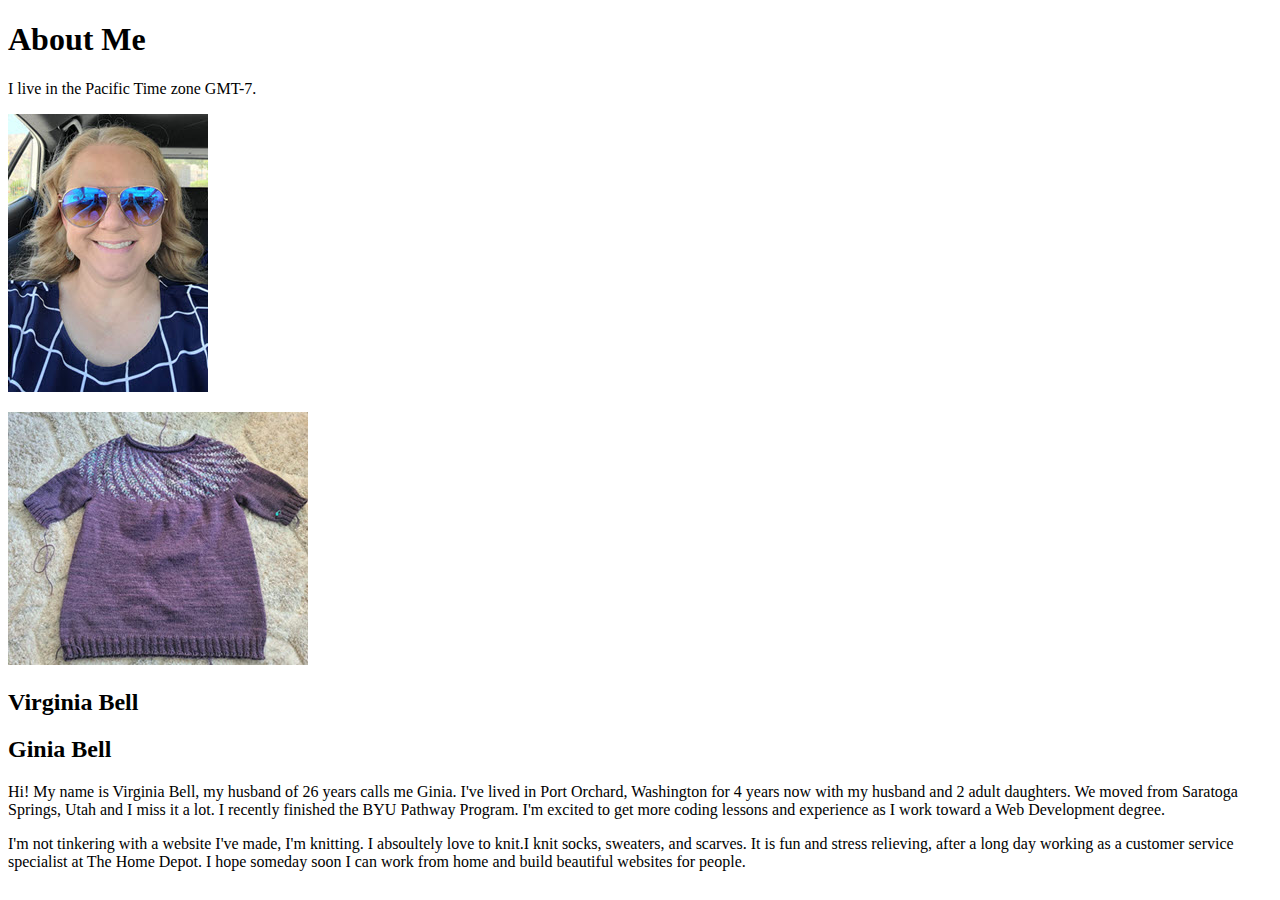
<file: aboutme/index.html>
<!DOCTYPE html>
<html lang="en">
<head>
    <meta charset="UTF-8">
    <meta http-equiv="X-UA-Compatible" content="IE=edge">
    <meta name="viewport" content="width=device-width, initial-scale=1.0">
    <title>All About Me</title>
</head>
<body>
    <h1>About Me</h1>
    <p>I live in the Pacific Time zone GMT-7.</p>
    <p>
        <img alt="Pic of Me" src="images/picofginia4.jpg" >
    </p>
    <p>
        <img alt="Finished Sweater" src="images/finishedsweater4.jpg" >
    </p>

    <h2>Virginia Bell</h2>
    <h2>Ginia Bell</h2>
    <p>Hi! My name is Virginia Bell, my husband of 26 years calls me Ginia. 
        I've lived in Port Orchard, Washington for 4 years now with my husband 
        and 2 adult daughters. 
        We moved from Saratoga Springs, Utah and I miss it a lot.
        I recently finished the BYU Pathway Program. I'm excited to get 
        more coding lessons and experience as I work toward a Web Development degree.</p> 
        
    <p>I'm not tinkering with a <a>website</a> I've made, I'm knitting. 
        I absoultely love to knit.I knit socks, sweaters, and scarves. 
        It is fun and stress relieving, after a long day working as a 
        customer service specialist at The Home Depot. 
        I hope someday soon I can work from home and build beautiful websites for people.</p>



    
</body>
</html>
</file>
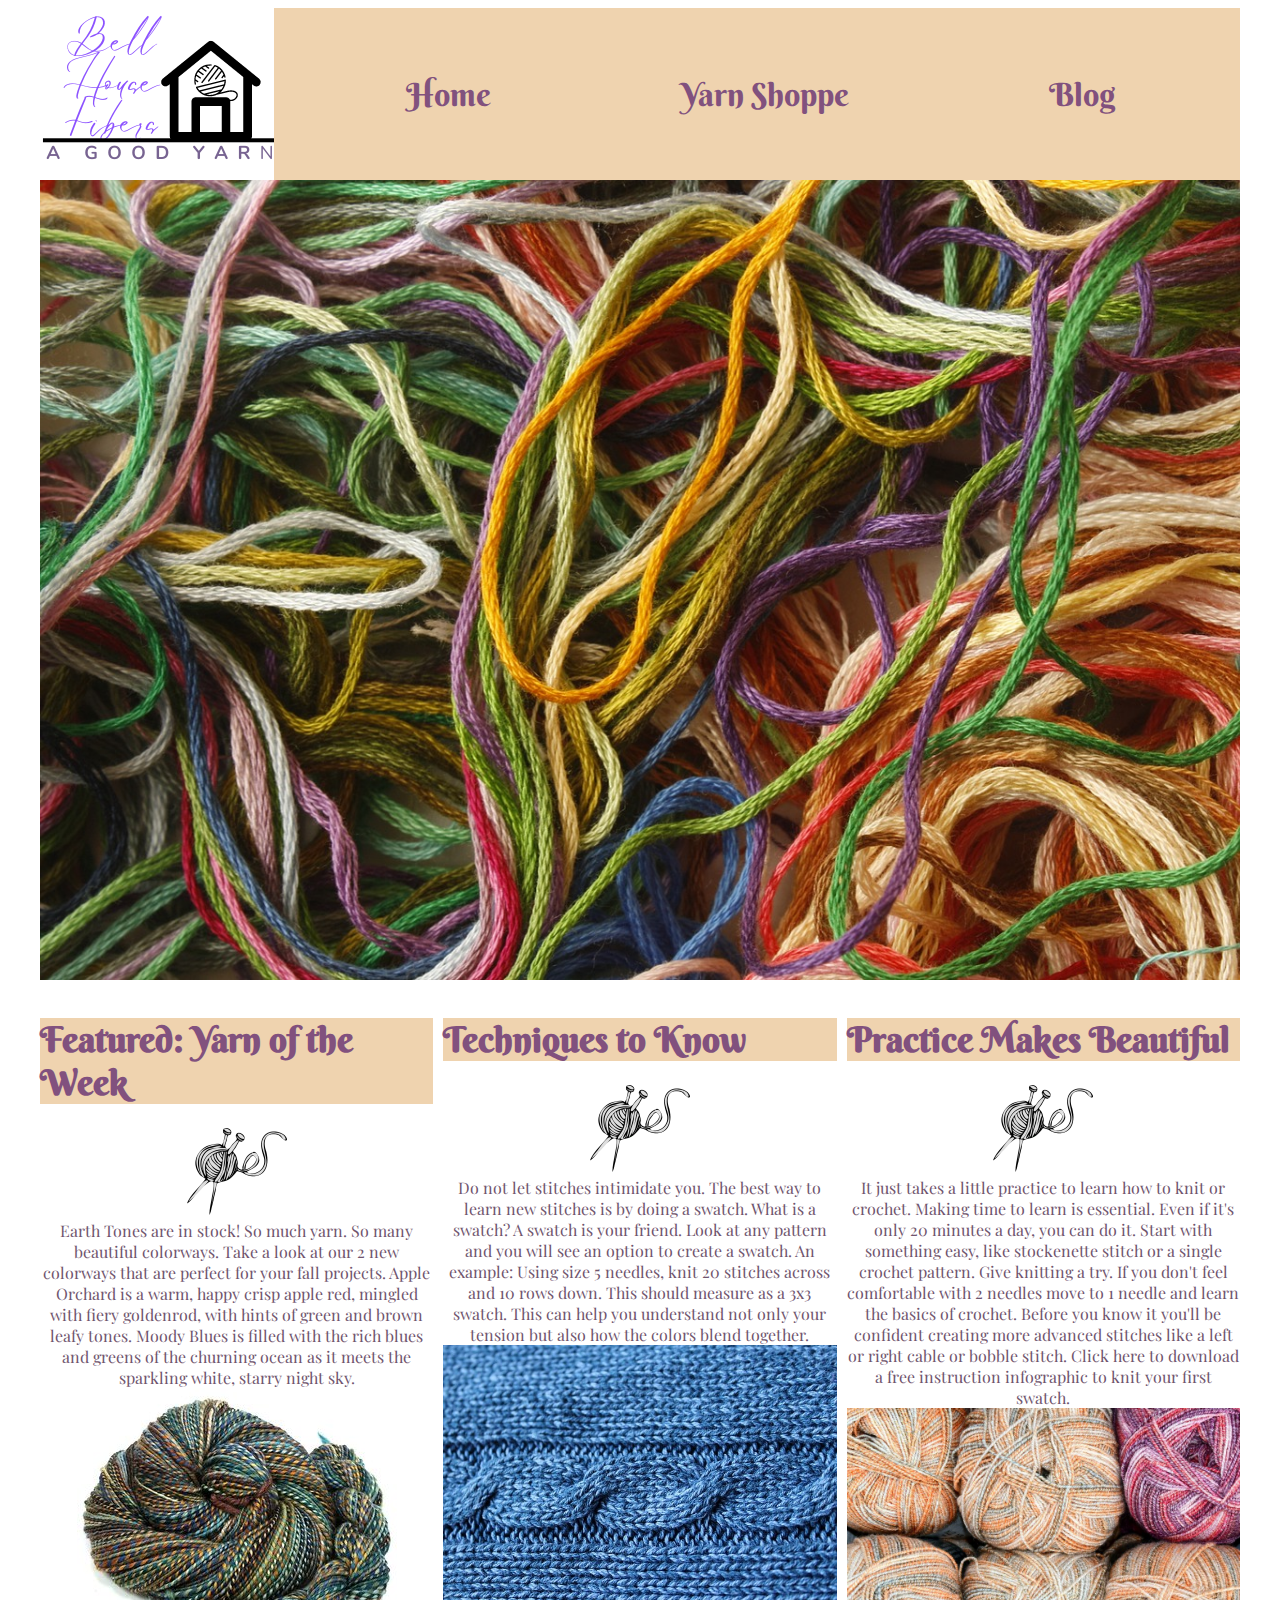
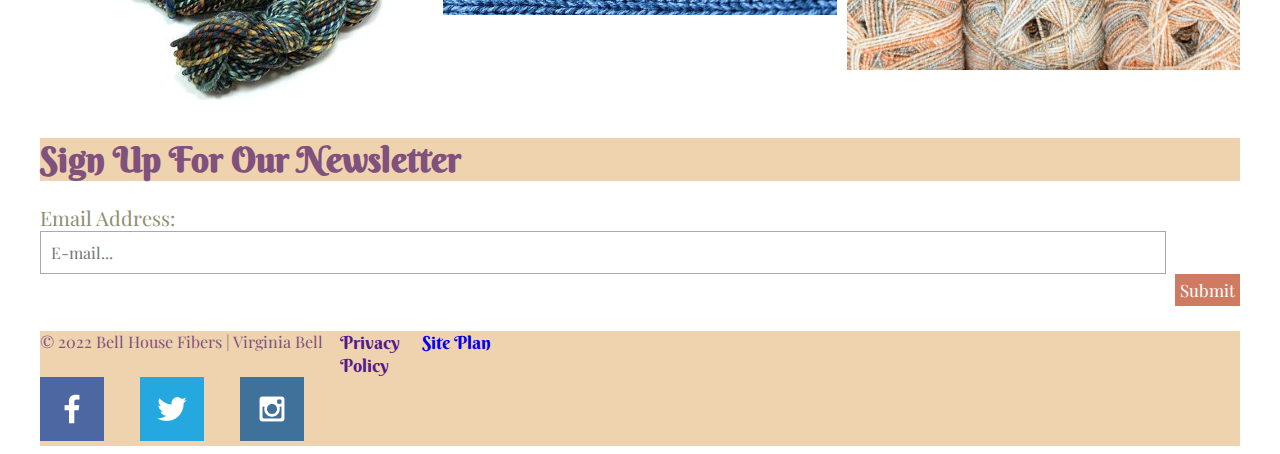
<file: bellhousefibers/index.html>
<!DOCTYPE html>
<html lang="en">

<head>
    <meta charset="UTF-8">
    <meta http-equiv="X-UA-Compatible" content="IE=edge">
    <meta name="viewport" content="width=device-width, initial-scale=1.0">
    <title>Bell House Fibers</title>
    <link rel="stylesheet" href="styles.css">
</head>

<body>
    <div class="content">
        <header>
            <img class="logo" src="images/bellhousefibers2.png" alt="logo image">
            <nav>
                <a href="index.html">Home</a>
                <a href="yarn-shoppe.html">Yarn Shoppe</a>
                <a href="blog.html">Blog</a>
            </nav>
        </header>

        <main-home>
            <section class="hp-section-hero">
                <img src="images/heroyarn.jpg" alt="hero-image">


            </section>
            <section class="hp-section-featured">

                <h1>Featured: Yarn of the Week</h1>
                <img src="images/whiteyarnicon2.png" alt="white-yarn">
                <p>Earth Tones are in stock!
                    So much yarn. So many beautiful colorways.
                    Take a look at our 2 new colorways that are perfect for your fall projects.
                    Apple Orchard is a warm, happy crisp apple red, mingled with fiery goldenrod, with hints of green
                    and brown leafy tones.
                    Moody Blues is filled with the rich blues and greens of the churning ocean as it meets the sparkling
                    white, starry night sky.
                </p>
                <img src="images/rsztweedyarn.jpg" alt="tweed-yarn">

            </section>

            <section class="hp-section-technique">

                <h1>Techniques to Know</h1>
                <img src="images/whiteyarnicon2.png" alt="white-yarn">
                <p>Do not let stitches intimidate you. The best
                    way to learn new stitches is by doing a swatch. What is a swatch?
                    A swatch is your friend. Look at any pattern and you will see an option to create a swatch.
                    An example: Using size 5 needles, knit 20 stitches across and 10 rows down. This should measure as a
                    3x3 swatch.
                    This can help you understand not only your tension but also how the colors blend together.
                </p>
                <img src="images/bluecablesmall.jpg" alt="blue-cables">
            </section>

            <section class="hp-section-practice">

                <h1>Practice Makes Beautiful</h1>
                <img src="images/whiteyarnicon2.png" alt="white-yarn">
                <p>It just takes a little practice to learn how to knit or crochet.
                    Making time to learn is essential.
                    Even if it's only 20 minutes a day, you can do it.
                    Start with something easy, like stockenette stitch or a single crochet pattern.
                    Give knitting a try. If you don't feel comfortable with 2 needles move to 1 needle and learn the
                    basics of crochet.
                    Before you know it you'll be confident creating more advanced stitches like a left or right cable or
                    bobble stitch.
                    Click here to download a free instruction infographic to knit your first swatch.
                </p>
                <img src="images/rszcolorways.jpg" alt="yarn-colors">
            </section>
            <section class="yarnshoppe-form">
                <form id="regForm" action="#">

                    <h1>Sign Up For Our Newsletter</h1>

                    <!-- One "tab" for each step in the form: -->
                    <div class="tab">Email Address:
                        <p><input placeholder="E-mail..." oninput="this.className = ''"></p>
                        <div style="overflow:auto;">
                            <div style="float:right;">
                                <button type="button" id="prevBtn" onclick="nextPrev(-1)">Previous</button>
                                <button type="button" id="nextBtn" onclick="nextPrev(1)">Next</button>
                            </div>
                        </div>
                    </div>
                </form>
                <script>
                    var currentTab = 0; // Current tab is set to be the first tab (0)
                    showTab(currentTab); // Display the current tab

                    function showTab(n) {
                        // This function will display the specified tab of the form...
                        var x = document.getElementsByClassName("tab");
                        x[n].style.display = "block";
                        //... and fix the Previous/Next buttons:
                        if (n == 0) {
                            document.getElementById("prevBtn").style.display = "none";
                        } else {
                            document.getElementById("prevBtn").style.display = "inline";
                        }
                        if (n == (x.length - 1)) {
                            document.getElementById("nextBtn").innerHTML = "Submit";
                        } else {
                            document.getElementById("nextBtn").innerHTML = "Next";
                        }
                        //... and run a function that will display the correct step indicator:
                        fixStepIndicator(n)
                    }

                    function nextPrev(n) {
                        // This function will figure out which tab to display
                        var x = document.getElementsByClassName("tab");
                        // Exit the function if any field in the current tab is invalid:
                        if (n == 1 && !validateForm()) return false;
                        // Hide the current tab:
                        x[currentTab].style.display = "none";
                        // Increase or decrease the current tab by 1:
                        currentTab = currentTab + n;
                        // if you have reached the end of the form...
                        if (currentTab >= x.length) {
                            // ... the form gets submitted:
                            document.getElementById("regForm").submit();
                            return false;
                        }
                        // Otherwise, display the correct tab:
                        showTab(currentTab);
                    }

                    function validateForm() {
                        // This function deals with validation of the form fields
                        var x, y, i, valid = true;
                        x = document.getElementsByClassName("tab");
                        y = x[currentTab].getElementsByTagName("input");
                        // A loop that checks every input field in the current tab:
                        for (i = 0; i < y.length; i++) {
                            // If a field is empty...
                            if (y[i].value == "") {
                                // add an "invalid" class to the field:
                                y[i].className += " invalid";
                                // and set the current valid status to false
                                valid = false;
                            }
                        }
                        // If the valid status is true, mark the step as finished and valid:
                        if (valid) {
                            document.getElementsByClassName("step")[currentTab].className += " finish";
                        }
                        return valid; // return the valid status
                    }

                    function fixStepIndicator(n) {
                        // This function removes the "active" class of all steps...
                        var i, x = document.getElementsByClassName("step");
                        for (i = 0; i < x.length; i++) {
                            x[i].className = x[i].className.replace(" active", "");
                        }
                        //... and adds the "active" class on the current step:
                        x[n].className += " active";
                    }
                </script>

            </section>
        </main-home>
        <footer>
            <div class="social">
                <a href="https://facebook.com" target="_blank">
                    <img src="images/facebook.png" alt="fb icon">
                </a>
                <a href="https://twitter.com" target="_blank">
                    <img src="images/twitter.png" alt="twitter icon">
                </a>
                <a href="https://instagram.com" target="_blank">
                    <img src="images/instagram.png" alt="instagram icon">
                </a>
            </div>
            <div>
                <p>&copy; 2022 Bell House Fibers | Virginia Bell
                </p>
            </div>    
            <a href="">Privacy Policy</a>
            <a href="site-plan.html">Site Plan</a>
        </footer>
    </div>
</body>

</html>
</file>
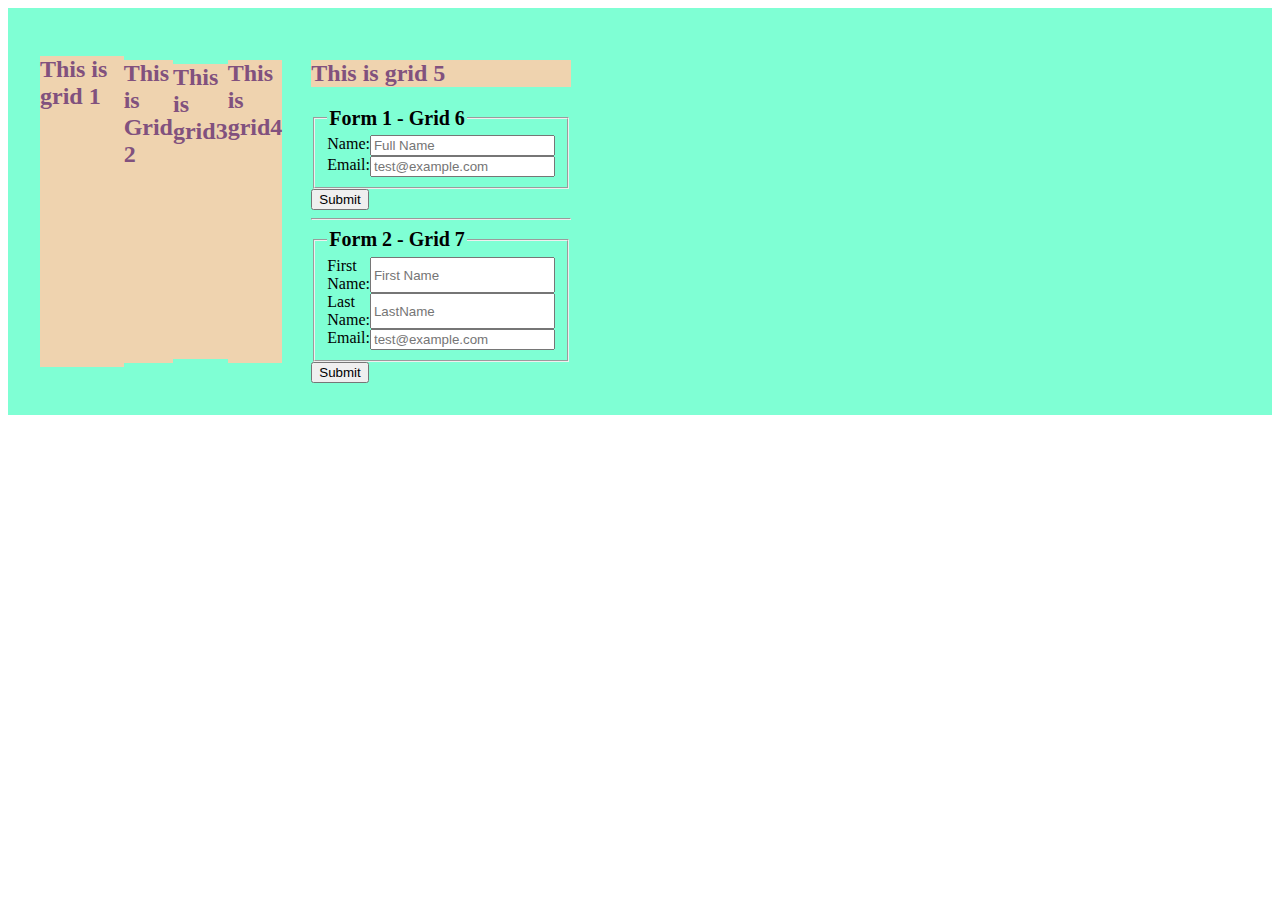
<file: extracredit/index.html>
<!DOCTYPE html>
<html lang="en">
  <head>
    <meta charset="utf-8" />
    <meta name="viewport" content="width=device-width, initial-scale=1" />
    

    <title>Grid Layout Example</title>
    <link rel="stylesheet" href="grid.css" />
    <meta
      name="description"
      content="A simple webpage to demonstrate how to do Grid Layout"
    />
  </head>

  <body>
    <div class="grid1">
      <h1>This is grid 1</h1>
      <div class="grid2">
        <h2>This is Grid 2</h2>
        <div class="grid3">
          <h3>This is grid3</h3>
        </div>
      </div>
      <div class="grid4">
        <h2>This is grid4</h2>
      </div>
      <section>
        <h2>This is grid 5</h2>
        <form action="#">
          <fieldset>
            <legend>Form 1 - Grid 6</legend>
            <div>
              <label for="name">Name:</label>
              <input
                type="text"
                id="name"
                name="fullname"
                required
                placeholder="Full Name"
              />
            </div>
            <div>
              <label for="email">Email: </label>
              <input
                type="email"
                id="email"
                name="e-mail"
                placeholder="test@example.com"
              />
            </div>
          </fieldset>
          <button type="submit">Submit</button>
        </form>
        <div>
          <hr />
        </div>
        <form action="#">
          <fieldset>
            <legend>Form 2 - Grid 7</legend>
            <div>
              <label for="name1">First Name:</label>
              <input
                type="text"
                id="name1"
                name="firstname"
                required
                placeholder="First Name"
              />
              <label for="name2">Last Name:</label>
              <input
                type="text"
                id="name2"
                name="lastname"
                required
                placeholder="LastName"
              />
            </div>
            <div>
              <label for="email2">Email: </label>
              <input
                type="email"
                id="email2"
                name="email2"
                placeholder="test@example.com"
              />
            </div>
          </fieldset>
          <button type="submit">Submit</button>
        </form>
      </section>
    </div>
  </body>
</html>
</file>
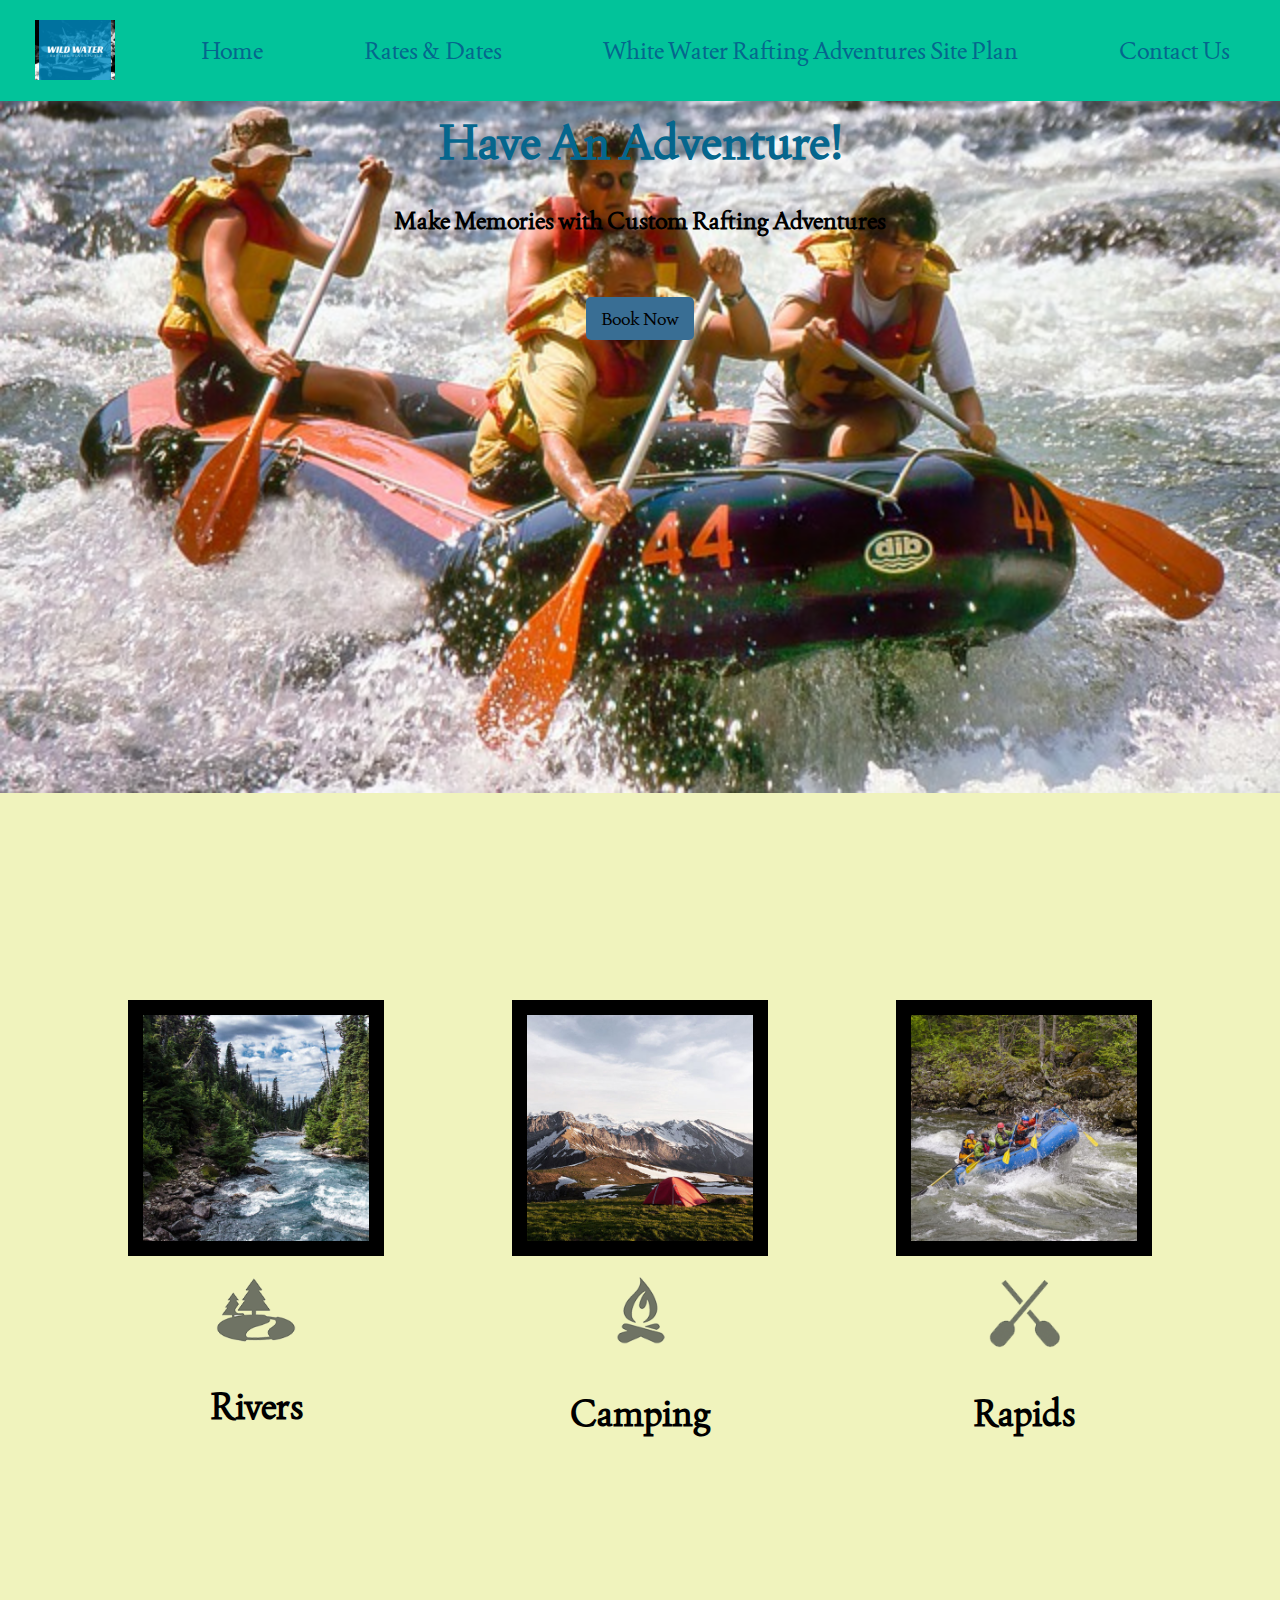
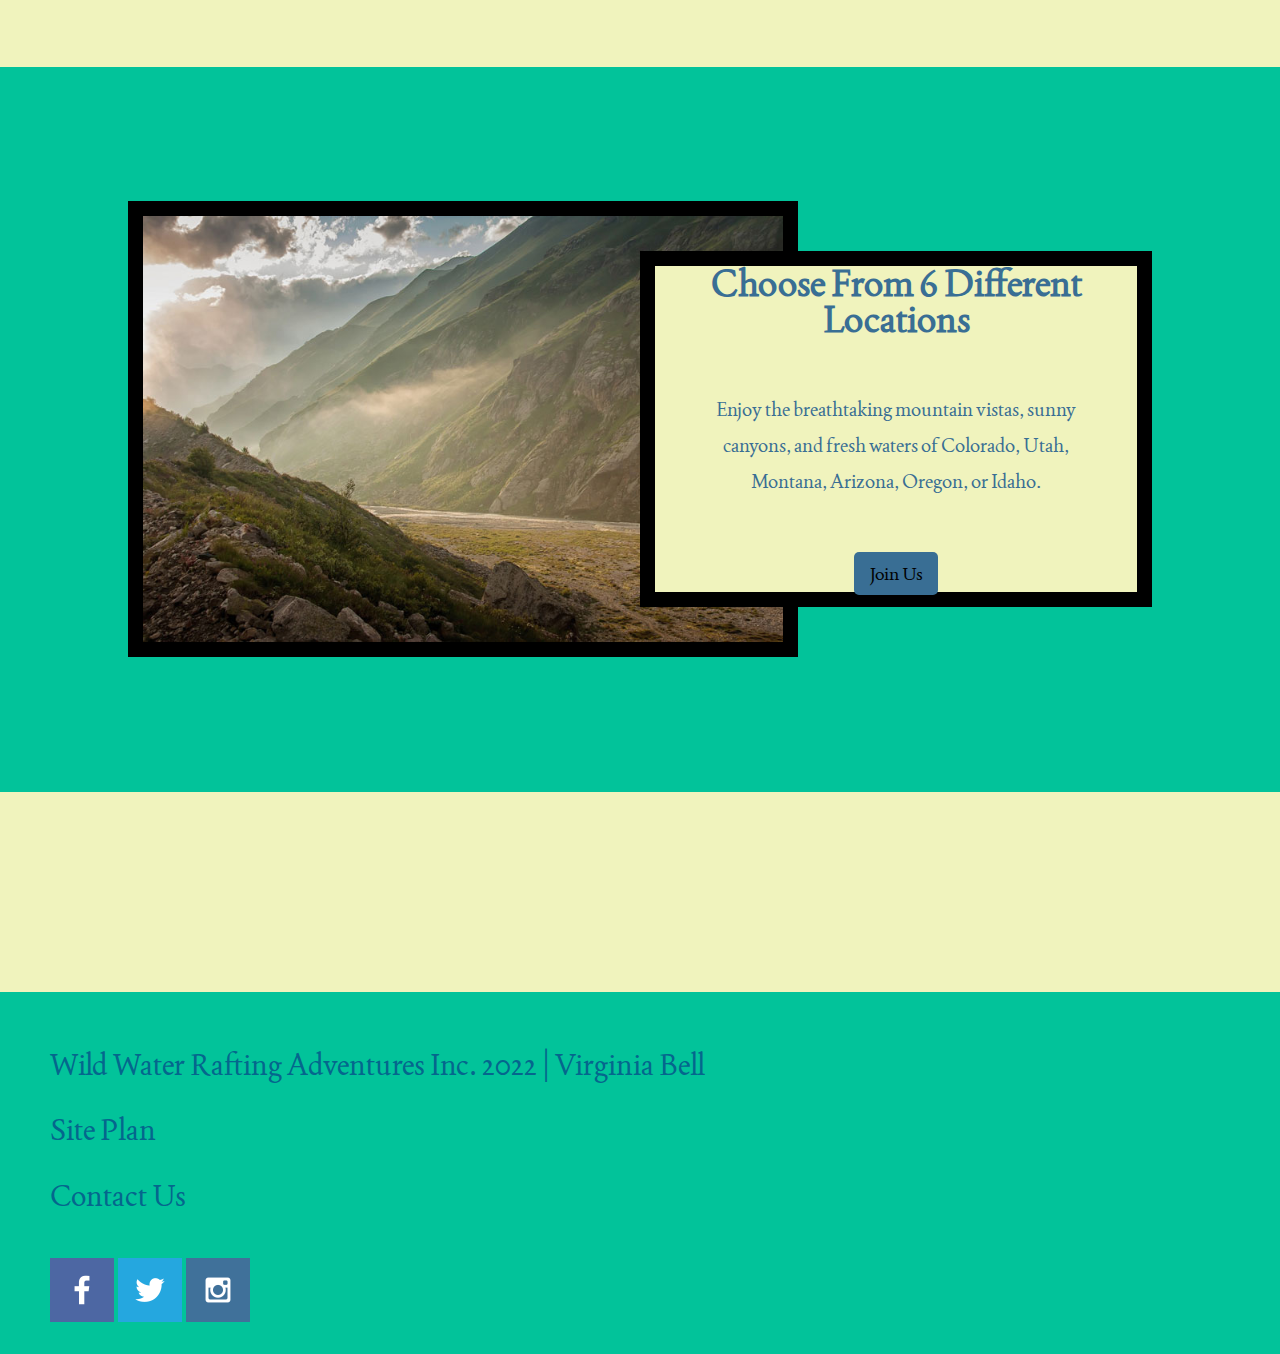
<file: wwr/index.html>
<!DOCTYPE html>
<html lang="en">

<head>
    <meta charset="UTF-8">
    <meta http-equiv="X-UA-Compatible" content="IE=edge">
    <meta name="viewport" content="width=device-width, initial-scale=1.0">
    <title>Wild Water Rafting Adventures Inc.</title>
    <link rel="stylesheet" href="styles/style.css">
</head>

<body>
    <div id="content">
        <header>
            <a id="logo_link" href="index.html">
            <img class="logo" src="images/wild-water.png" alt="Wild Water logo">
            </a>
            <nav>
                <a href="index.html">Home</a>
                <a href="ratespage.html">Rates & Dates</a>
                <a href="site-plan-rafting.html">White Water Rafting Adventures Site Plan</a>
                <a href="contactus.html">Contact Us</a>
            </nav>    
        </header>
        <div id="hero">
            <div id="hero-box">
                <img id="hero-img" src="images/hero1.jpg" alt="Wild Water Rafting">
            </div>
            <section id="hero-msg">
                <h1 class="home-title">Have An Adventure!</h1>
                <h4>Make Memories with Custom Rafting Adventures</h4>
                <div class="button-box">
                    <a class='book' href="contactus.html">Book Now</a>
                </div>
            </section>
        </div>    
        <main class="home-grid">
            <section class="rivers-card">
                <img class="card-img" src="images/rivers.jpg" alt="'river in forest">
                <img class="icon" src="images/river_icon.png" alt="river icon">
                <h2>Rivers</h2>
            </section>
            <section class="camping-card">
                <img class="card-img" src="images/camping.jpg" alt="tent on mountain">
                <img class="icon" src="images/fire_icon.png" alt="fire icon">
                <h2>Camping</h2>
            </section>
            <section class="rapids-card">
                <img class="card-img" src="images/rapids.jpg" alt="'rafting gear">
                <img class="icon" src="images/oars.png" alt="oars icon">
                <h2>Rapids</h2>
            </section>
            <div id="background"></div>
            <img class="mountains" src="images/mountains.jpg" alt="Misty Mountains">
            <section class="msg">
                <h2>Choose From 6 Different Locations</h2>
                <p>Enjoy the breathtaking mountain vistas, sunny canyons, and fresh waters of Colorado, Utah, Montana, Arizona, Oregon, or Idaho.</p>
                <a class="join" href="locations.html">Join Us</a>
            </section>
        </main>
        <footer>
            <p>Wild Water Rafting Adventures Inc. 2022 | Virginia Bell</p>
            <p><a href="site-plan-rafting.html">Site Plan</a></p>
            <p><a href="contactus.html">Contact Us</a></p>
            <div class="social">
                <a href="https://facebook.com" target="_blank">
                    <img src="images/facebook.png" alt="fb icon">
                </a>    
                <a href="https://twitter.com" target="_blank">
                    <img src="images/twitter.png" alt="twitter icon">
                </a>
                <a href="https://instagram.com" target="_blank">
                    <img src="images/instagram.png" alt="instagram icon">
                </a>
            </div>        
        </footer>
    </div>
</body>

</html>
</file>
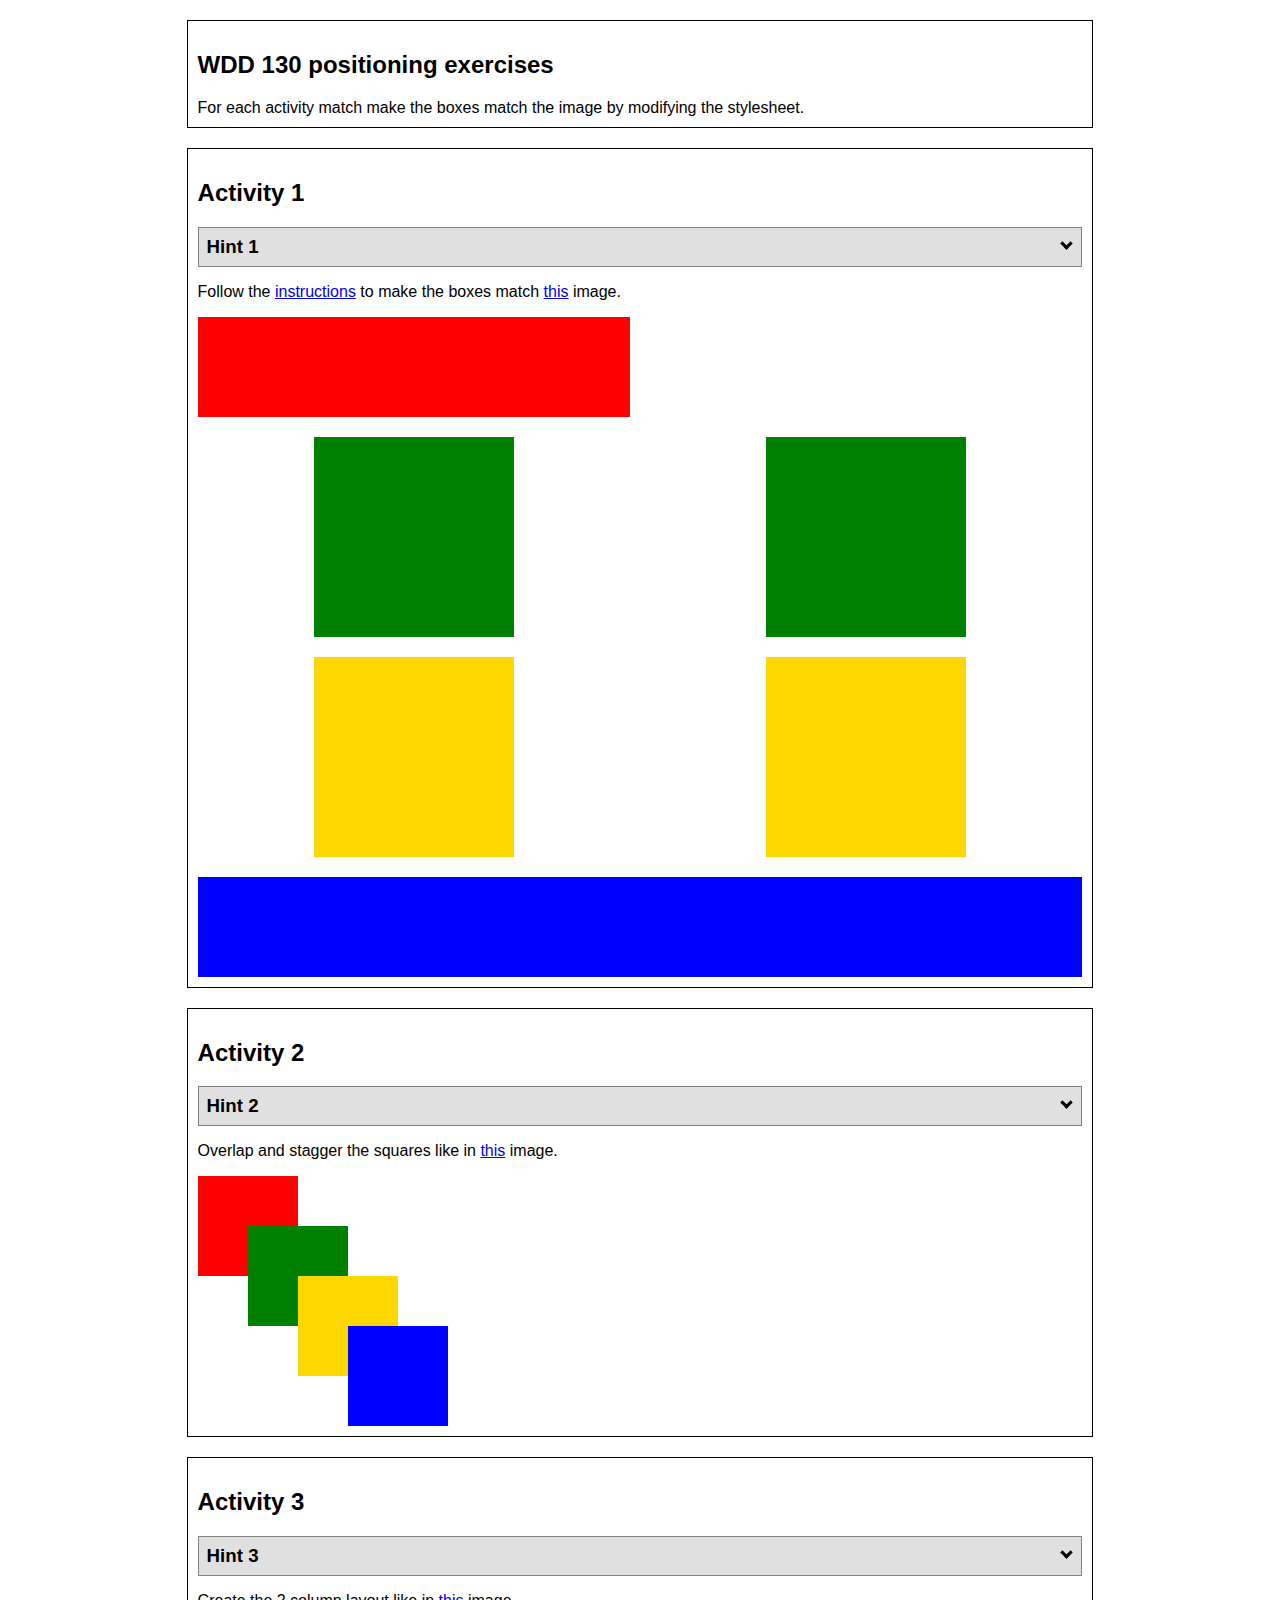
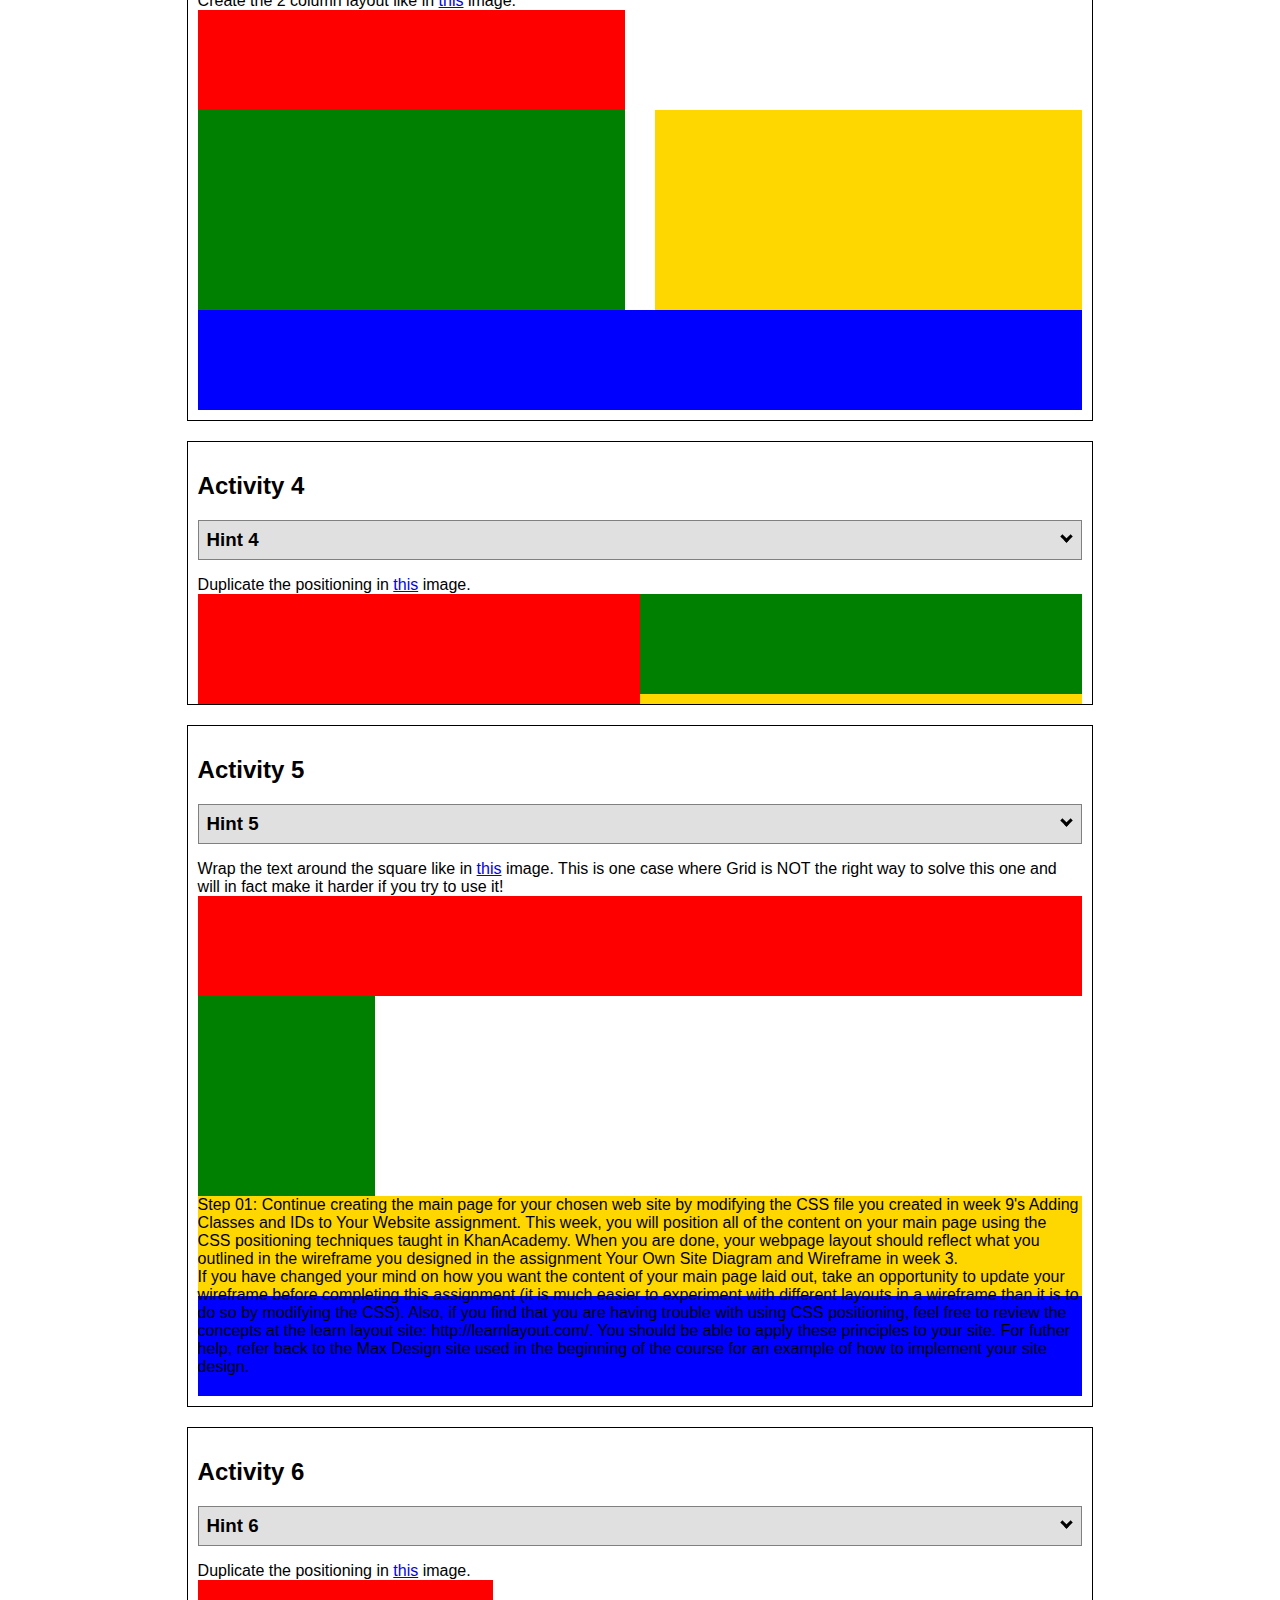
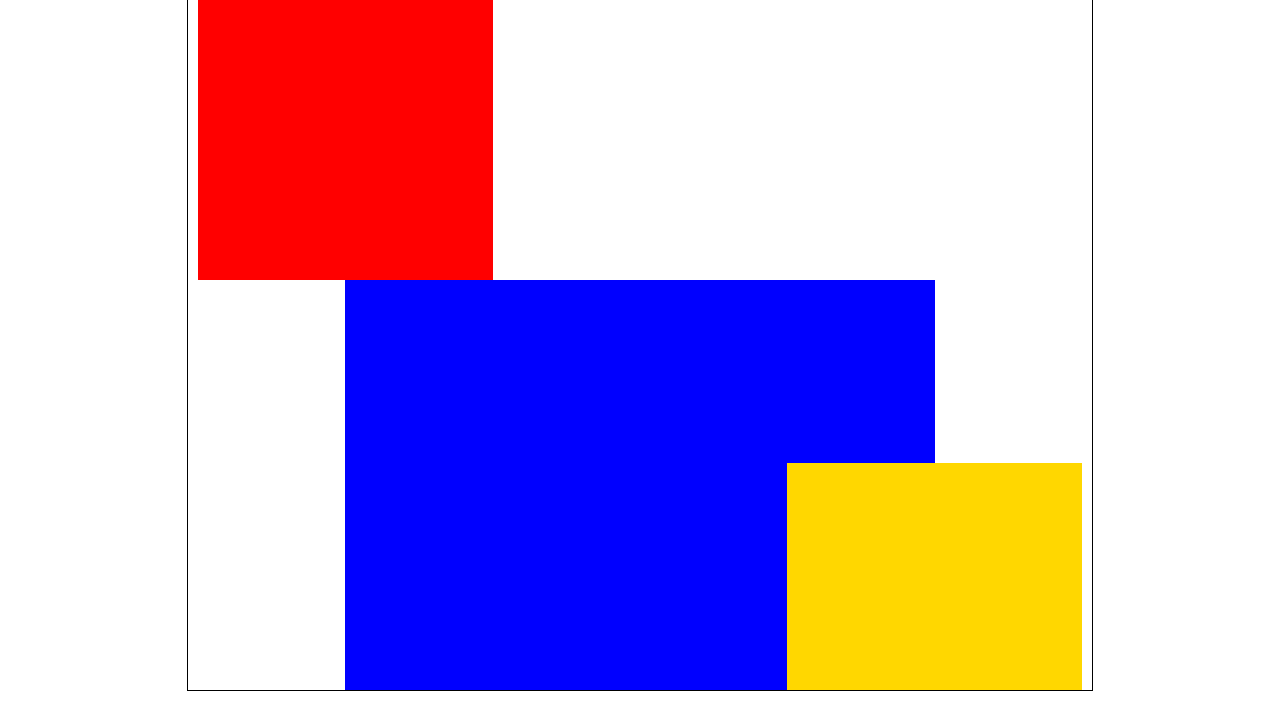
<file: positioning.html>
<!DOCTYPE html>
<html lang="en">
  <head>
    <!-- HTML - Name: positioning.html -->
    <title>Positioning Activity</title>
    <link rel="stylesheet" type="text/css" href="positionstyles.css" />
  </head>
  <body>
    <div class="activity">
      <h2>WDD 130 positioning exercises</h2>
      For each activity match make the boxes match the image by modifying the stylesheet.</div>
    <div class="activity">
      <h2>Activity 1</h2>
      <section class="hint"><input type="checkbox" ><i></i> <h3>Hint 1</h3><div><p>Check out the <a href="https://byui-wdd.github.io/wdd130/activities/w06-css-positioning.html" target="_blank">activity instructions</a> in Ilearn!</p></div></section>
      <p>Follow the <a href="https://byui-wdd.github.io/wdd130/activities/w06-css-positioning.html" target="_blank">instructions</a> to make the boxes match  <a href="https://byui-wdd.github.io/wdd130/images/example1.png" target="_blank">this</a> image.</p>
      <div class="content1" >
        <div class="red1" ></div>
        <div class="green1" ></div>
        <div class="green1" ></div>
        <div class="yellow1"></div>
        <div class="yellow1"></div>
        <div class="blue1"></div>
      </div>
    </div>
    <div class="activity">
      <h2>Activity 2</h2>
      <section class="hint"><input type="checkbox" > <h3>Hint 2</h3><i></i><div><p>Remember that the best way to shift elements around slightly on the page is with Margins.  You could also use Grid.  Either would work for this. If you choose margin, you can use a <em>negative</em> margin. (ie margin-top: -20px;)</p><h4>Properties used:</h4><ul><li>margin-top, margin-left</li><li>...or...</li><li>grid-template-columns: 50px 50px 50px 50px 50px </li></ul></div></section>
      <p>Overlap and stagger the squares like in <a href="https://byui-wdd.github.io/wdd130/images/example2.png" target="_blank">this</a> image.</p>
      <div class="content2" >
        <div class="red2" ></div>
        <div class="green2" ></div>
        <div class="yellow2"></div>
        <div class="blue2"></div>
      </div>
    </div>
    <div class="activity">
      <h2>Activity 3</h2>
      <section class="hint"><input type="checkbox" > <h3>Hint 3</h3><i></i><div><p>This one is going to be best solved with CSS Grid. Remember to make the boxes the right width first...then start moving them around. </p><h4>Properties used:</h4><ul><li>display:grid;</li><li>grid-template-columns:</li><li>grid-column-gap:</li>
        <li>grid-column:</li>  </ul></div></section>
      Create the 2 column layout like in <a href="https://byui-wdd.github.io/wdd130/images/example3.png" target="_blank">this</a>  image.
      <div class="content3" >
        <div class="red3" ></div>
        <div class="green3" ></div>
        <div class="yellow3"></div>
        <div class="blue3"></div>
      </div>
    </div>
    <div class="activity">
      <h2>Activity 4</h2>
      <section class="hint"><input type="checkbox" > <h3>Hint 4</h3><i></i><div><p>For the others we have been primarily concerned with width. For this one you will need to adjust height as well. </p><h4>Properties used:</h4><ul><li>display:grid;</li><li>grid-template-columns:</li><li>grid-row:</li></ul></div></section>
      Duplicate the positioning in <a href="https://byui-wdd.github.io/wdd130/images/example4.png" target="_blank">this</a> image. 
      <div class="content4" >
        <div class="red4" ></div>
        <div class="green4" ></div>
        <div class="yellow4"></div>
        <div class="blue4"></div>
      </div>
    </div>

    <div class="activity">
      <h2>Activity 5</h2>
      <section class="hint"><input type="checkbox" > <h3>Hint 5</h3><i></i><div><p>Grid is <strong>not</strong> the right way to do this.  In fact there is only one way to really do that...and that is with float. Remember that we float the thing we want the text to wrap around.  Also remember to start by making all the shapes the right size and shape.</p><h4>Properties used:</h4><ul><li>float: left;</li></ul></div></section>
      Wrap the text around the square like in <a href="https://byui-wdd.github.io/wdd130/images/example5.png" target="_blank">this</a> image. This is one case where Grid is NOT the right way to solve this one and will in fact make it harder if you try to use it!
      <div class="content5" >
        <div class="red5" ></div>
        <div class="green5" ></div>
        <div class="yellow5">Step 01: Continue creating the main page for your chosen web site by modifying the CSS file you created in week 9's Adding Classes and IDs to Your Website assignment. This week, you will position all of the content on your main page using the CSS positioning techniques taught in KhanAcademy. When you are done, your webpage layout should reflect what you outlined in the wireframe you designed in the assignment Your Own Site Diagram and Wireframe in week 3. <br />
          If you have changed your mind on how you want the content of your main page laid out, take an opportunity to update your wireframe before completing this assignment (it is much easier to experiment with different layouts in a wireframe than it is to do so by modifying the CSS). Also, if you find that you are having trouble with using CSS positioning, feel free to review the concepts at the learn layout site: http://learnlayout.com/. You should be able to apply these principles to your site. For futher help, refer back to the Max Design site used in the beginning of the course for an example of how to implement your site design.</div>
        <div class="blue5"></div>
      </div>
    </div>
    <div class="activity">
      <h2>Activity 6</h2>
      <section class="hint"><input type="checkbox" > <h3>Hint 6</h3><i></i><div><p>This one is all about visualizing the grid behind the layout. If you are having a hard time doing that first: all the sizes are even multiples of 100, and second here is another example with the lines drawn: <a href="https://byui-wdd.github.io/wdd130/images/example6-hint.png" target="_blank">example 6 with lines</a>. For this one you will find it easiest if you use px for the column width. You can also use <kbd>z-index</kbd> to control the element layering.    </p><h4>Properties used:</h4><ul><li>display:grid;</li><li>grid-template-columns:</li><li>grid-column:</li><li>grid-row:</li><li><a href="https://www.w3schools.com/cssref/pr_pos_z-index.asp" target="_blank">z-index:</a></li></ul></div></section>
      Duplicate the positioning in <a href="https://byui-wdd.github.io/wdd130/images/example6.png" target="_blank">this</a> image.
      <div class="content6" >
        <div class="red6" ></div>
        <div class="green6" ></div>
        <div class="yellow6"></div>
        <div class="blue6"></div>
      </div>
    </div>
  </body>
</html>
</file>
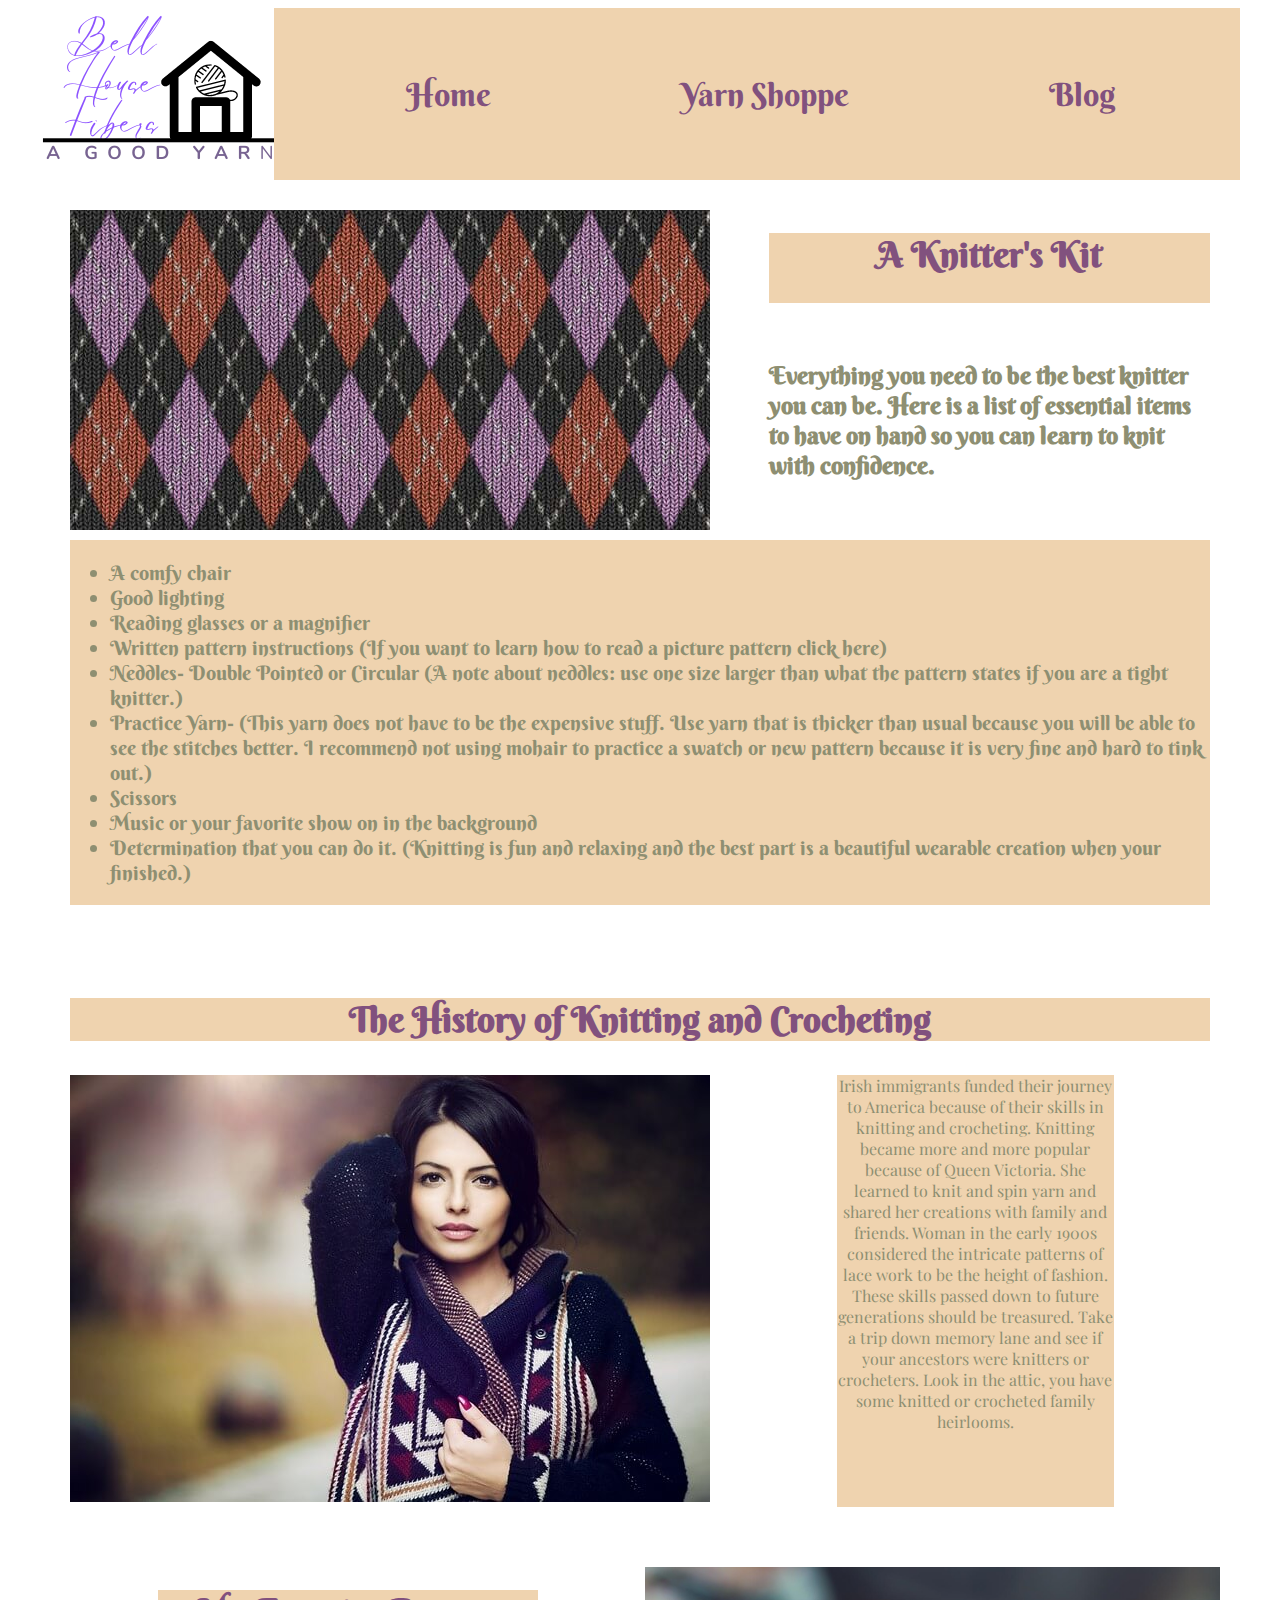
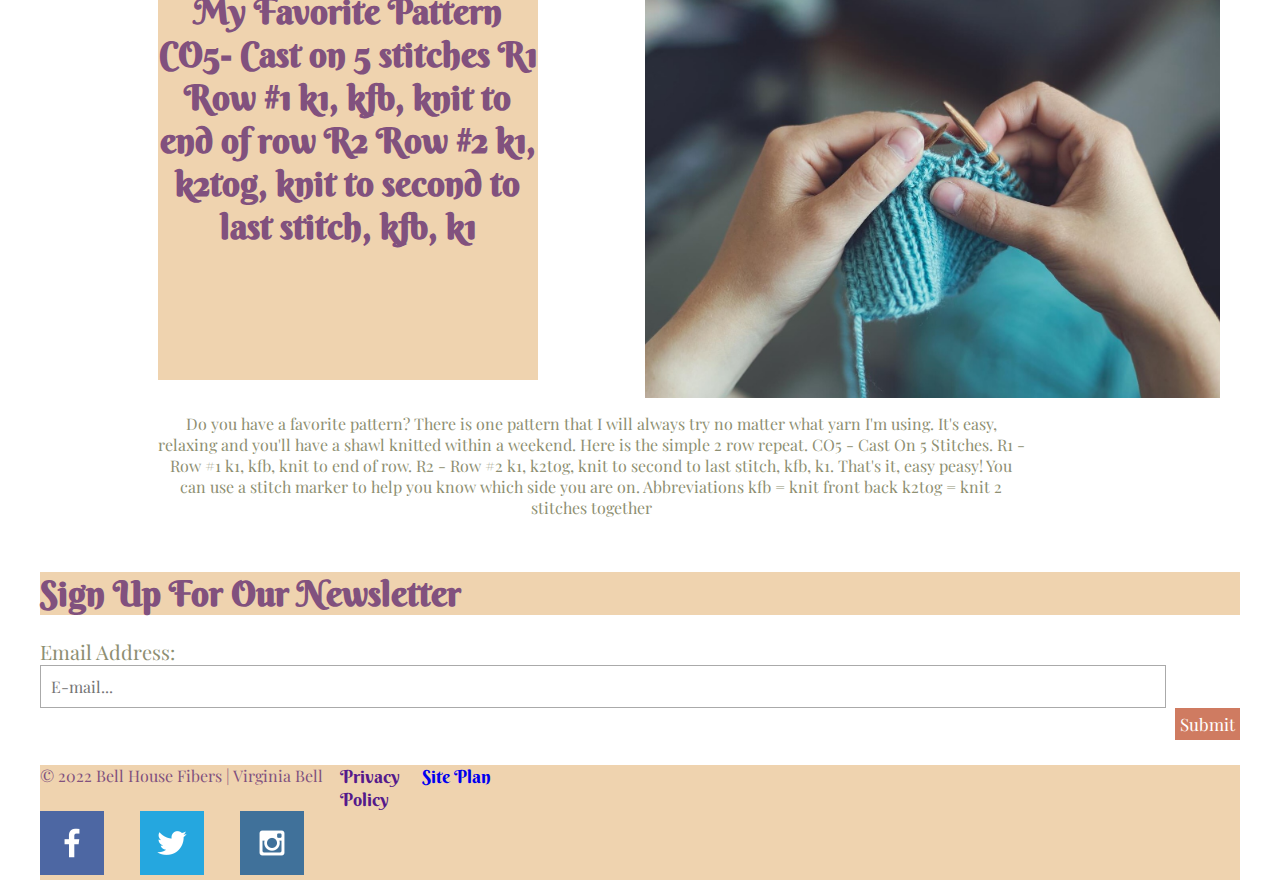
<file: bellhousefibers/blog.html>
<!DOCTYPE html>
<html lang="en">

<head>
    <meta charset="UTF-8">
    <meta http-equiv="X-UA-Compatible" content="IE=edge">
    <meta name="viewport" content="width=device-width, initial-scale=1.0">
    <title>Bell House Fibers</title>
    <link rel="stylesheet" href="styles.css">
</head>

<body>
    <div class="content">
        <header>
            <img class="logo" src="images/bellhousefibers2.png" alt="logo image">
            <nav>
                <a href="index.html">Home</a>
                <a href="yarn-shoppe.html">Yarn Shoppe</a>
                <a href="blog.html">Blog</a>
            </nav>
        </header>

        <main-blog>
            <section class="grid-kit">
                <article>
                <img src="images/redpurpleknittingpattern.jpg" alt="image of red pattern">
                </article>
                <h1>A Knitter's Kit</h1>
                <h3>Everything you need to be the best knitter you can be.
                    Here is a list of essential items to have on hand so you can learn to knit with confidence.
                </h3>

                <section class="knit-list">
                    <ul>
                        <li>A comfy chair</li>
                        <li>Good lighting</li>
                        <li>Reading glasses or a magnifier</li>
                        <li>Written pattern instructions (If you want to learn how to read a picture pattern click here)
                        </li>
                        <li>Neddles- Double Pointed or Circular (A note about neddles: use one size larger than what the
                            pattern states if you are a tight knitter.)</li>
                        <li>Practice Yarn- (This yarn does not have to be the expensive stuff. Use yarn that is thicker
                            than usual because you will be able to see the stitches better.
                            I recommend not using mohair to practice a swatch or new pattern because it is very fine and
                            hard to tink out.)</li>
                        <li>Scissors</li>
                        <li>Music or your favorite show on in the background</li>
                        <li>Determination that you can do it. (Knitting is fun and relaxing and the best part is a
                            beautiful wearable creation when your finished.)</li>
                    </ul>
                </section>
            </section>

            <section class="grid-history">
                <h1>The History of Knitting and Crocheting</h1>
                <article>
                    <img src="images/womanpage3.jpg" alt="image of woman page 3">
                </article>
                <p>Irish immigrants funded their journey to America because of their skills in knitting and
                    crocheting.
                    Knitting became more and more popular because of Queen Victoria.
                    She learned to knit and spin yarn and shared her creations with family and friends.
                    Woman in the early 1900s considered the intricate patterns of lace work to be the height of
                    fashion.
                    These skills passed down to future generations should be treasured. Take a trip down memory lane
                    and
                    see if your ancestors were knitters or crocheters. Look in the attic, you have some knitted or
                    crocheted
                    family heirlooms.
                </p>

            </section>


            <section class="grid-pattern">
                <h1>My Favorite Pattern
                    CO5- Cast on 5 stitches
                    R1 Row #1 k1, kfb, knit to end of row
                    R2 Row #2 k1, k2tog, knit to second to last stitch, kfb, k1</h1>

                <article>
                    <img src="images/optknittechnique.jpg" alt="image of technique">
                </article>
                <p>Do you have a favorite pattern?
                    There is one pattern that I will always try no matter what yarn I'm using.
                    It's easy, relaxing and you'll have a shawl knitted within a weekend.

                    Here is the simple 2 row repeat.
                    CO5 - Cast On 5 Stitches.
                    R1 - Row #1 k1, kfb, knit to end of row.
                    R2 - Row #2 k1, k2tog, knit to second to last stitch, kfb, k1.
                    That's it, easy peasy!
                    You can use a stitch marker to help you know which side you are on.
                    Abbreviations
                    kfb = knit front back
                    k2tog = knit 2 stitches together
                </p>

            </section>
            <section class="yarnshoppe-form">
                <form id="regForm" action="#">

                    <h1>Sign Up For Our Newsletter</h1>

                    <!-- One "tab" for each step in the form: -->
                    <div class="tab">Email Address:
                        <p><input placeholder="E-mail..." oninput="this.className = ''"></p>
                        <div style="overflow:auto;">
                            <div style="float:right;">
                                <button type="button" id="prevBtn" onclick="nextPrev(-1)">Previous</button>
                                <button type="button" id="nextBtn" onclick="nextPrev(1)">Next</button>
                            </div>
                        </div>
                    </div>
                </form>

                <script>
                    var currentTab = 0; // Current tab is set to be the first tab (0)
                    showTab(currentTab); // Display the current tab

                    function showTab(n) {
                        // This function will display the specified tab of the form...
                        var x = document.getElementsByClassName("tab");
                        x[n].style.display = "block";
                        //... and fix the Previous/Next buttons:
                        if (n == 0) {
                            document.getElementById("prevBtn").style.display = "none";
                        } else {
                            document.getElementById("prevBtn").style.display = "inline";
                        }
                        if (n == (x.length - 1)) {
                            document.getElementById("nextBtn").innerHTML = "Submit";
                        } else {
                            document.getElementById("nextBtn").innerHTML = "Next";
                        }
                        //... and run a function that will display the correct step indicator:
                        fixStepIndicator(n)
                    }

                    function nextPrev(n) {
                        // This function will figure out which tab to display
                        var x = document.getElementsByClassName("tab");
                        // Exit the function if any field in the current tab is invalid:
                        if (n == 1 && !validateForm()) return false;
                        // Hide the current tab:
                        x[currentTab].style.display = "none";
                        // Increase or decrease the current tab by 1:
                        currentTab = currentTab + n;
                        // if you have reached the end of the form...
                        if (currentTab >= x.length) {
                            // ... the form gets submitted:
                            document.getElementById("regForm").submit();
                            return false;
                        }
                        // Otherwise, display the correct tab:
                        showTab(currentTab);
                    }

                    function validateForm() {
                        // This function deals with validation of the form fields
                        var x, y, i, valid = true;
                        x = document.getElementsByClassName("tab");
                        y = x[currentTab].getElementsByTagName("input");
                        // A loop that checks every input field in the current tab:
                        for (i = 0; i < y.length; i++) {
                            // If a field is empty...
                            if (y[i].value == "") {
                                // add an "invalid" class to the field:
                                y[i].className += " invalid";
                                // and set the current valid status to false
                                valid = false;
                            }
                        }
                        // If the valid status is true, mark the step as finished and valid:
                        if (valid) {
                            document.getElementsByClassName("step")[currentTab].className += " finish";
                        }
                        return valid; // return the valid status
                    }

                    function fixStepIndicator(n) {
                        // This function removes the "active" class of all steps...
                        var i, x = document.getElementsByClassName("step");
                        for (i = 0; i < x.length; i++) {
                            x[i].className = x[i].className.replace(" active", "");
                        }
                        //... and adds the "active" class on the current step:
                        x[n].className += " active";
                    }
                </script>
            </section>
        </main-blog>
        <footer>
            <div class="social">
                <a href="https://facebook.com" target="_blank">
                    <img src="images/facebook.png" alt="fb icon">
                </a>
                <a href="https://twitter.com" target="_blank">
                    <img src="images/twitter.png" alt="twitter icon">
                </a>
                <a href="https://instagram.com" target="_blank">
                    <img src="images/instagram.png" alt="instagram icon">
                </a>
            </div>
            <div>
                <p>&copy; 2022 Bell House Fibers | Virginia Bell</p>
            </div>
            <a href="">Privacy Policy</a>
            <a href="site-plan.html">Site Plan</a>
        </footer>
    </div>
</body>

</html>
</file>
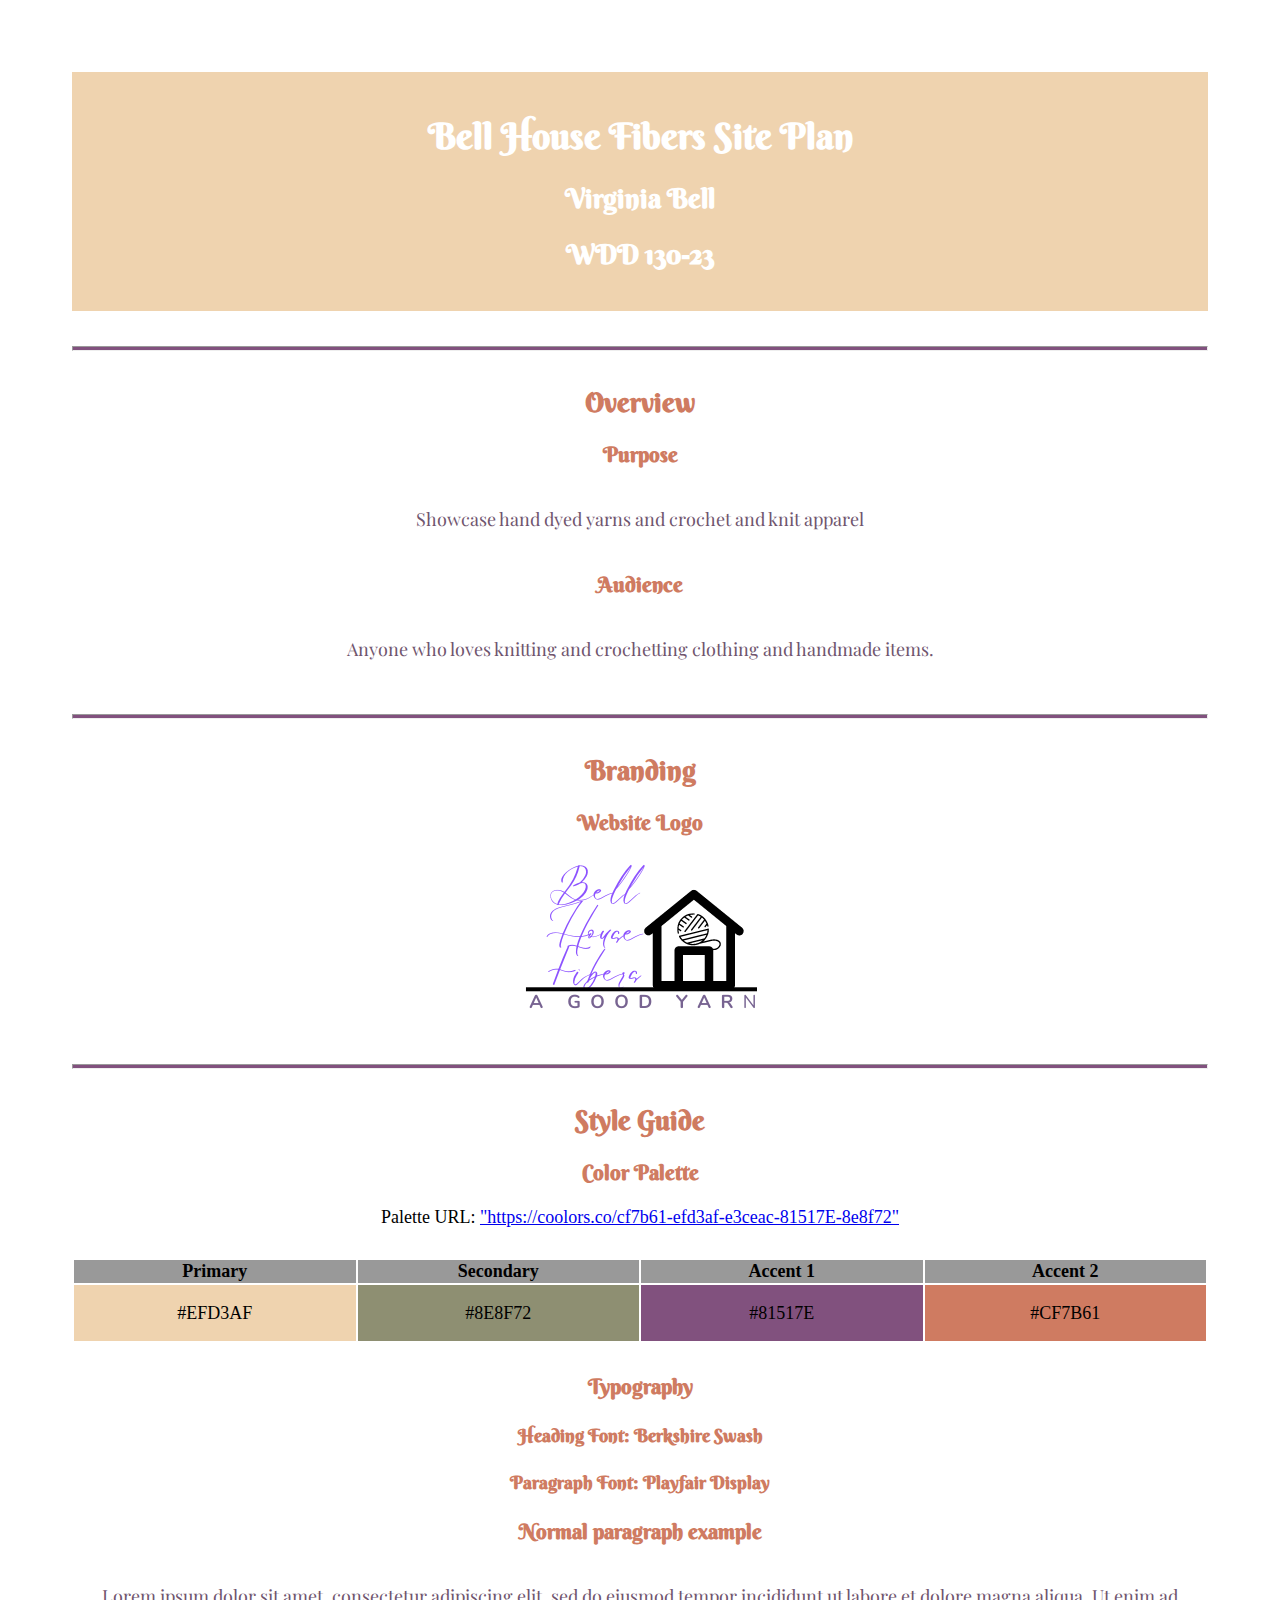
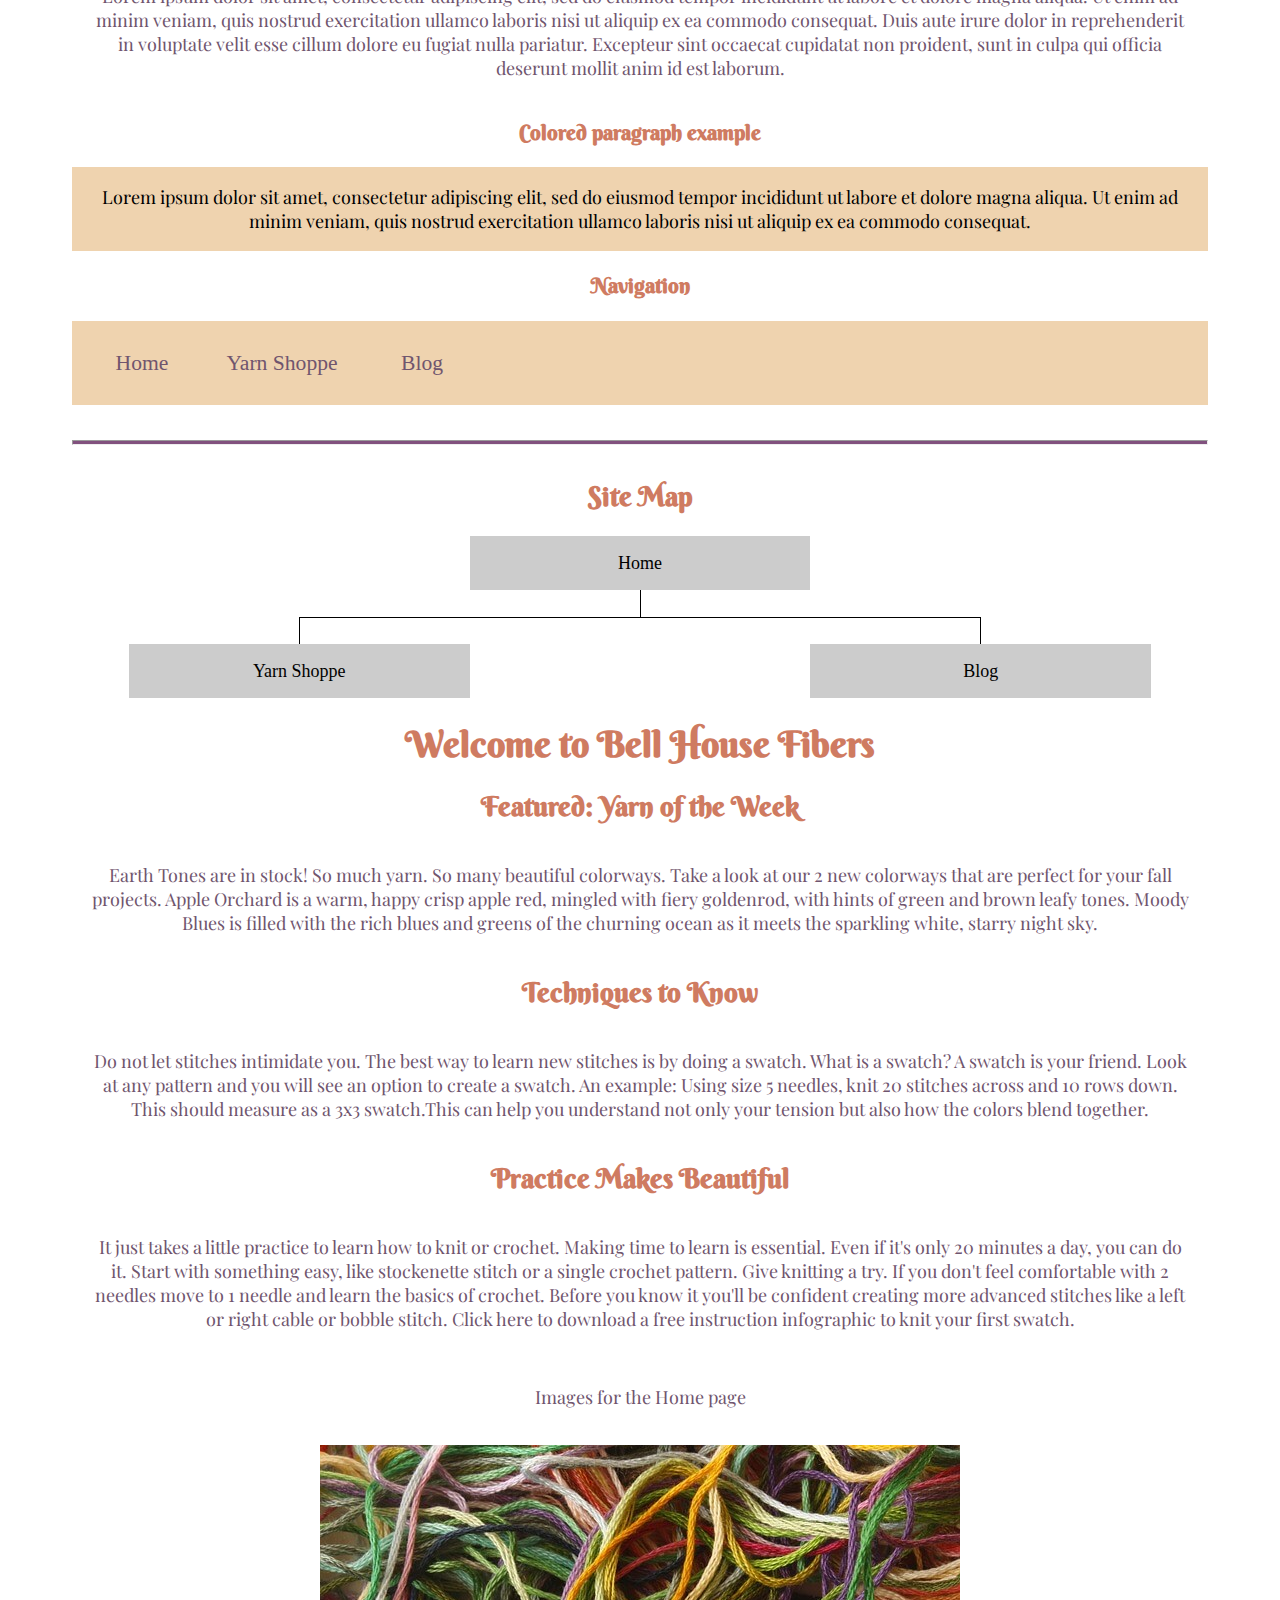
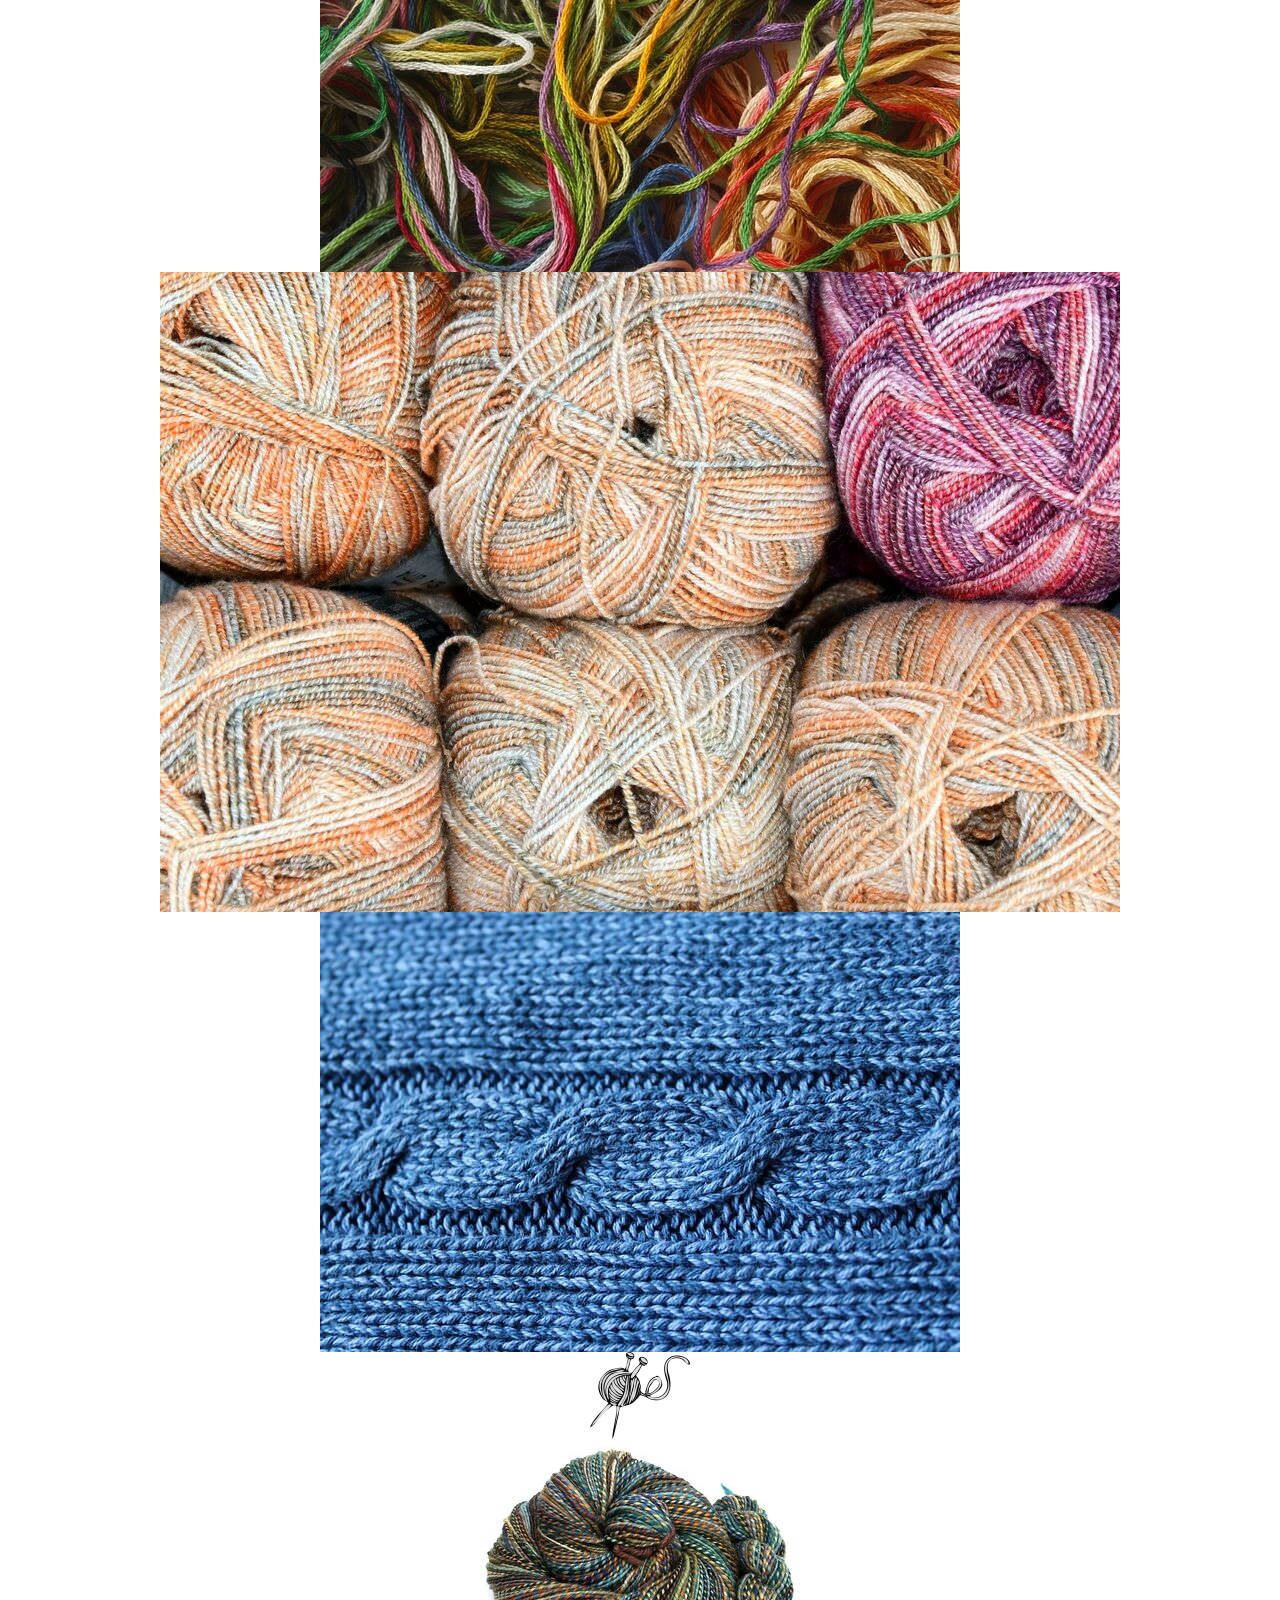
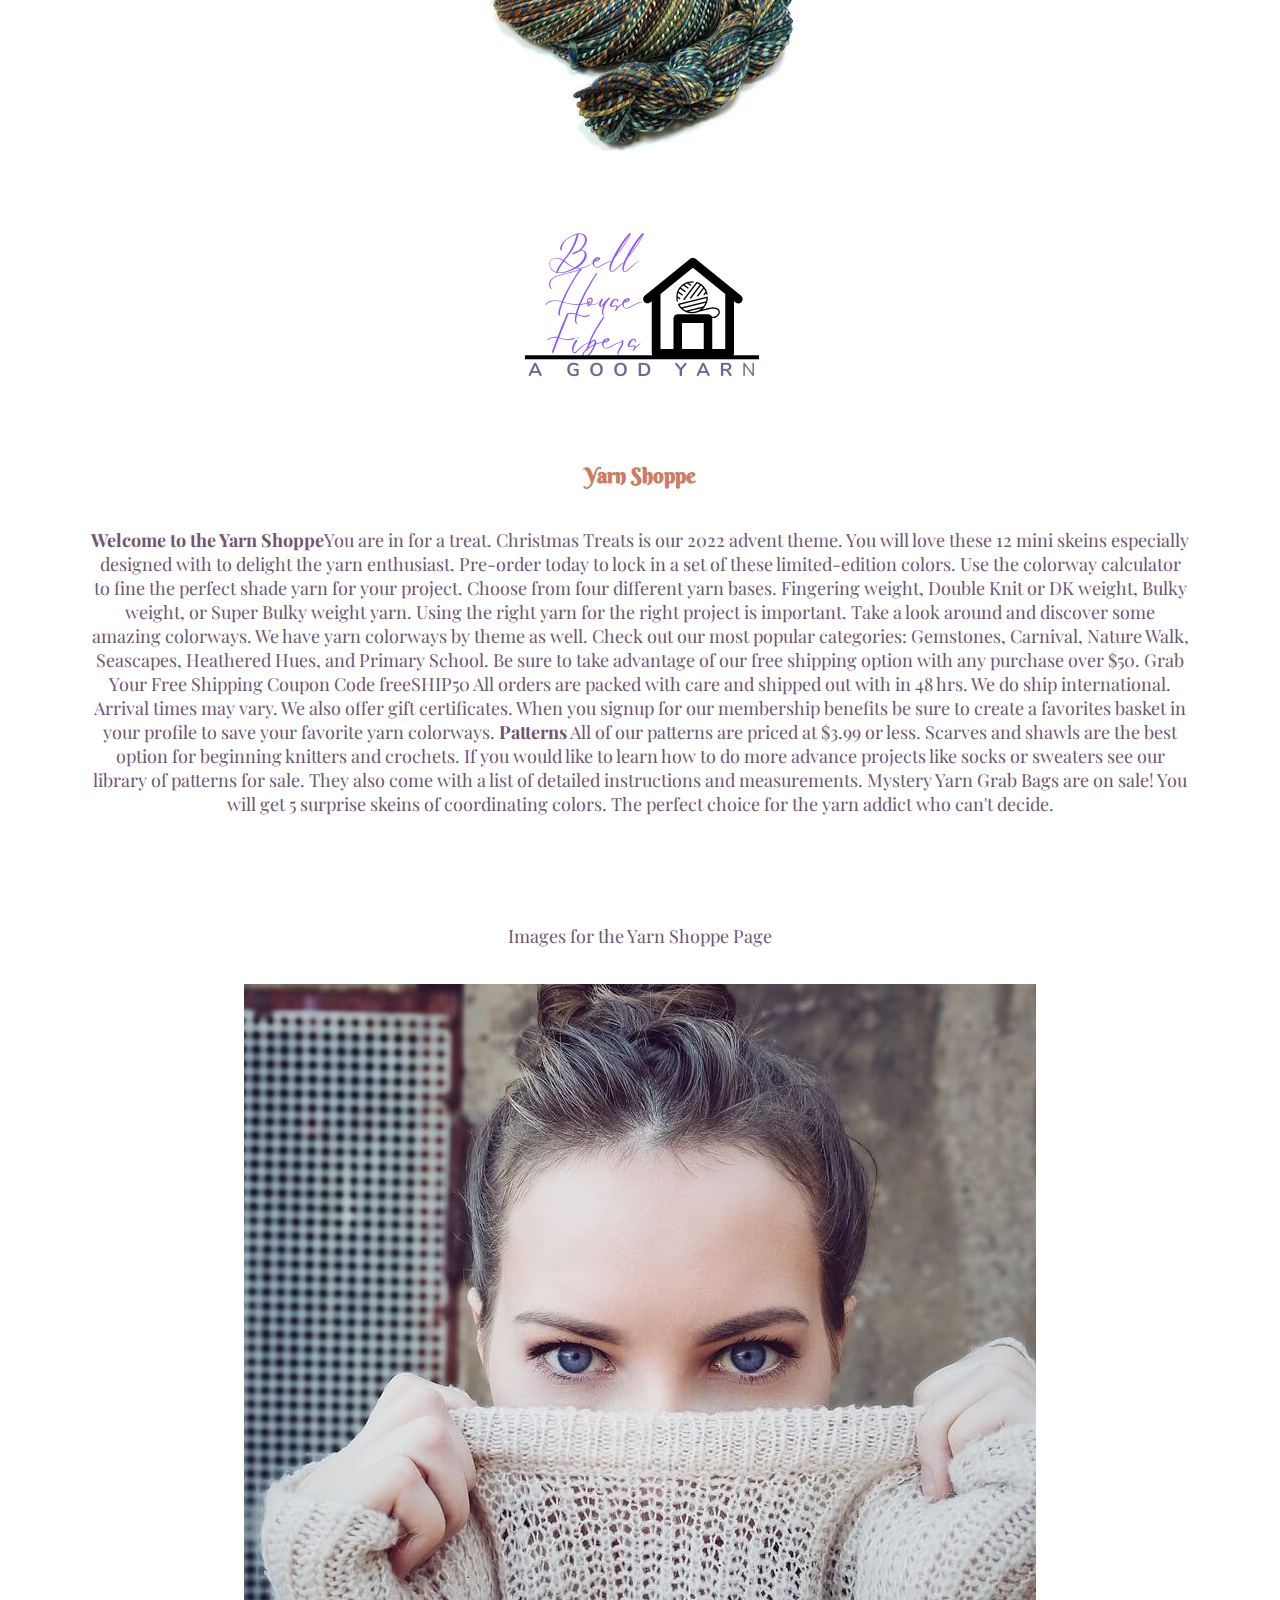
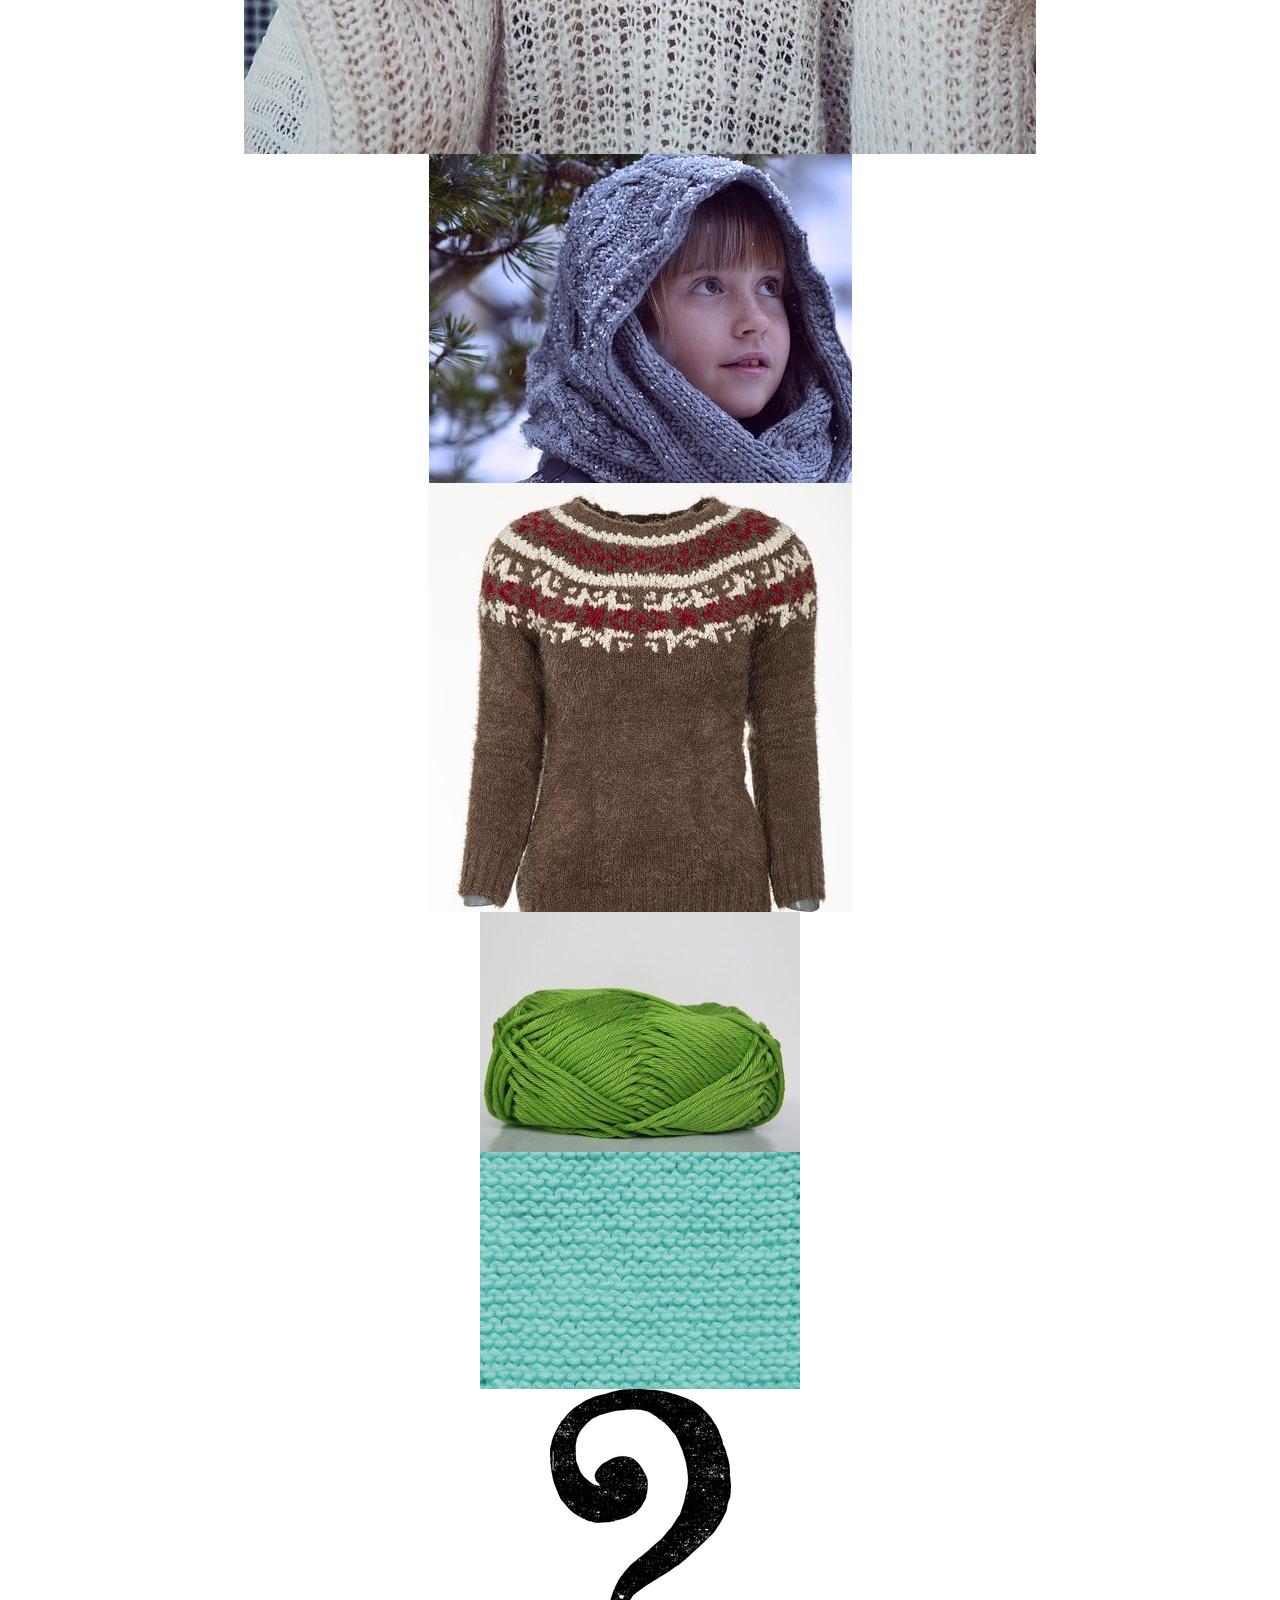
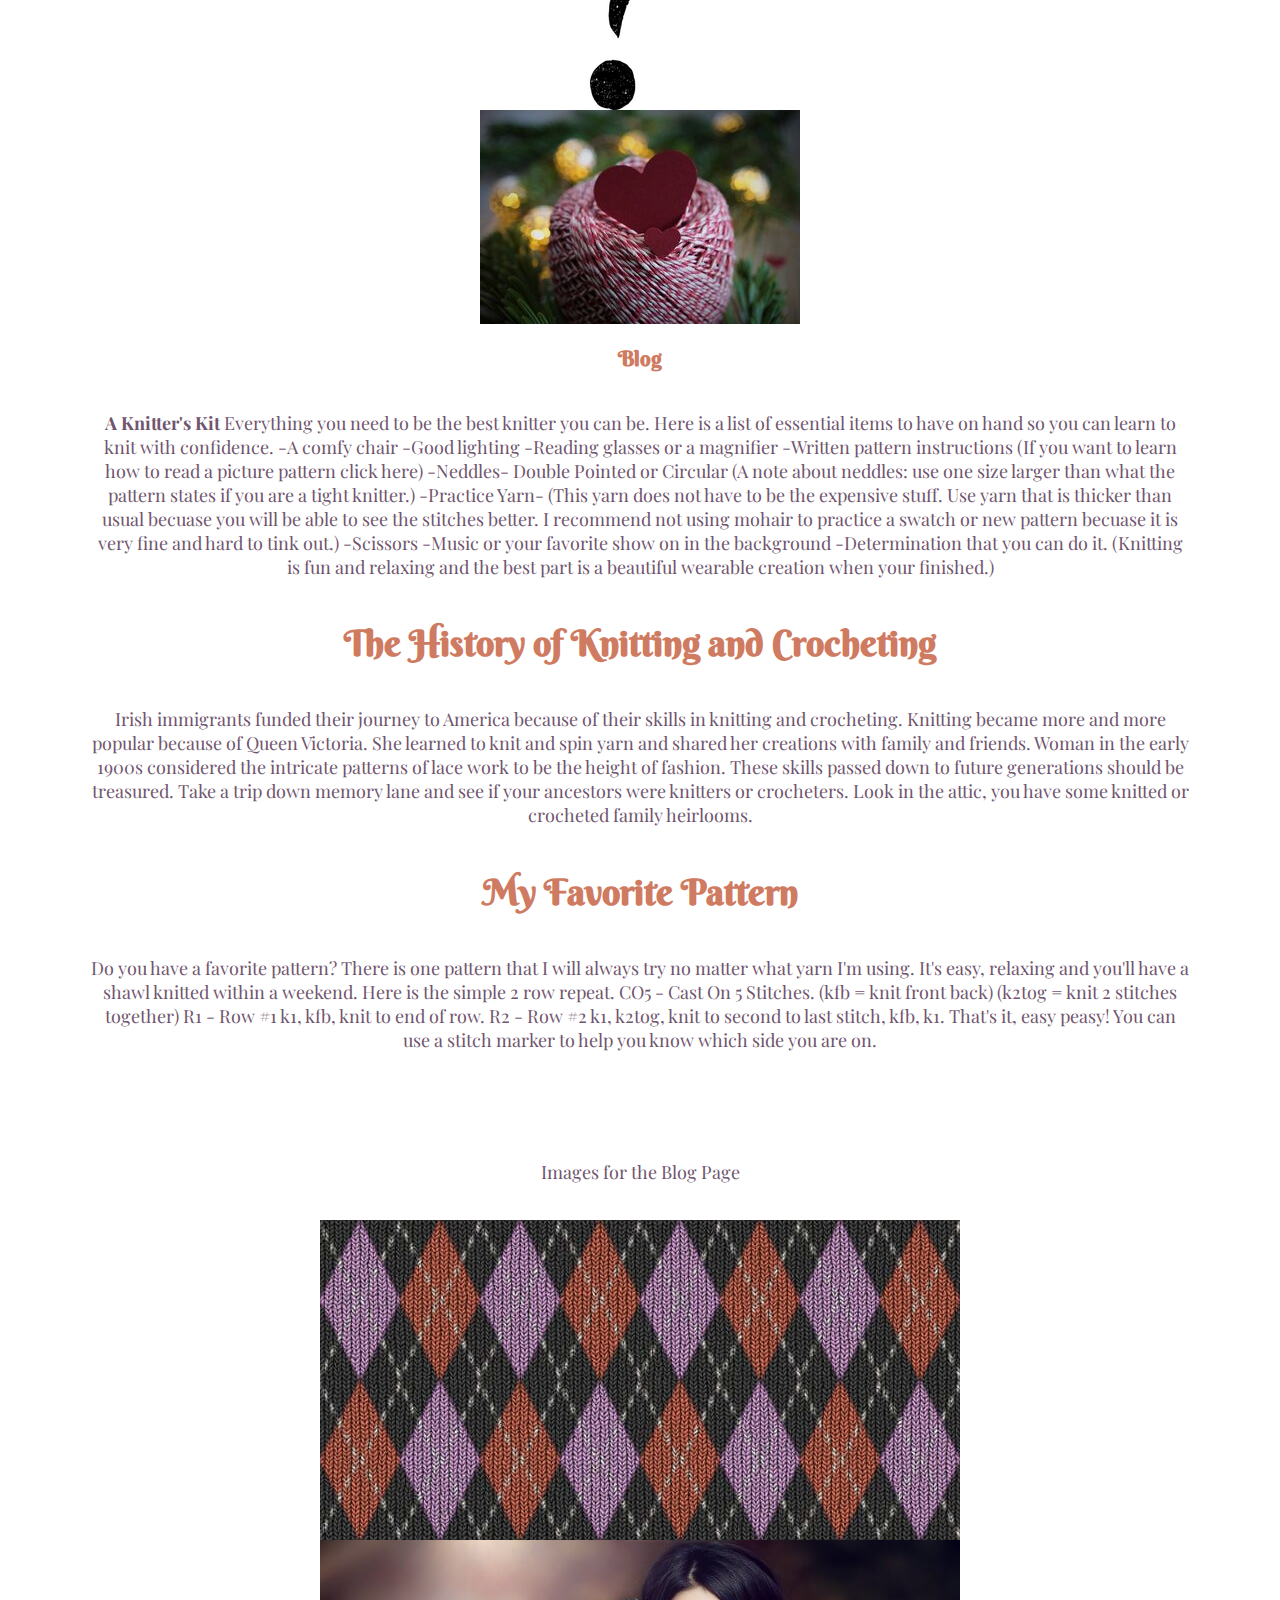
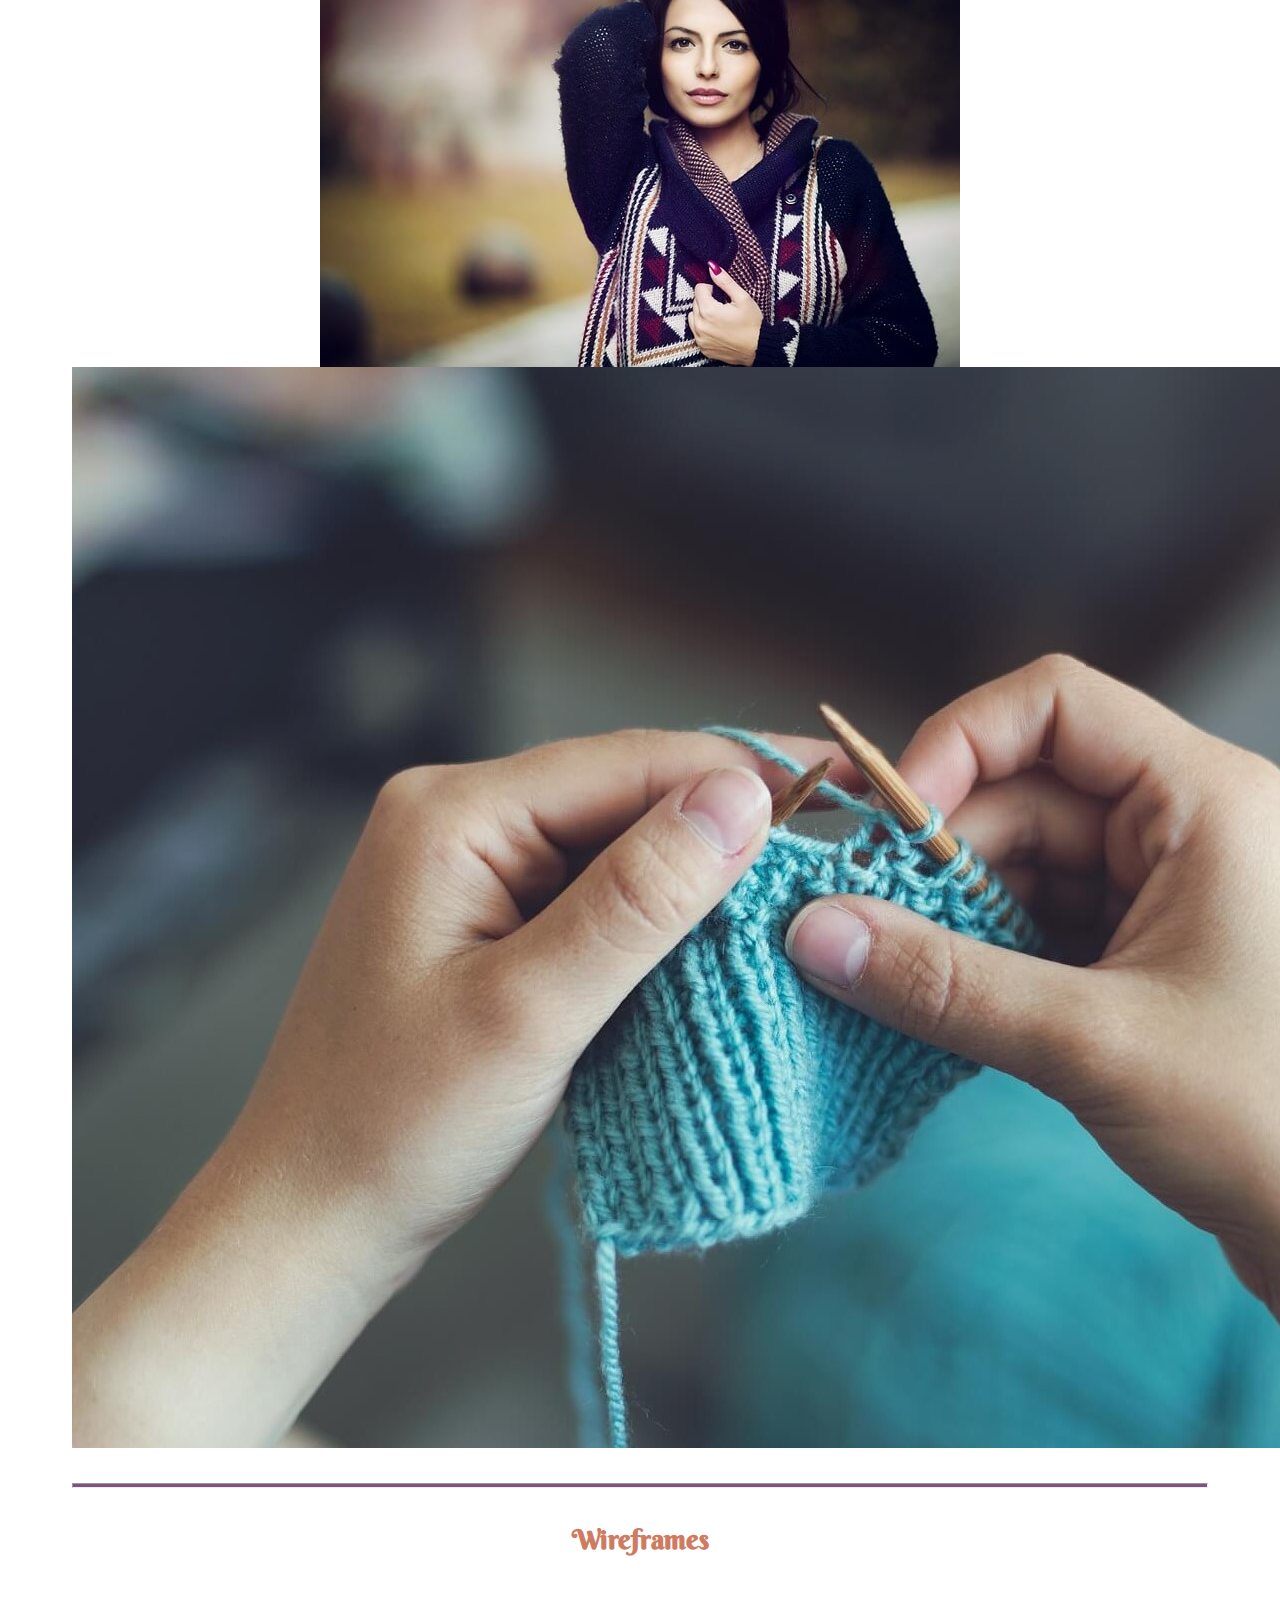
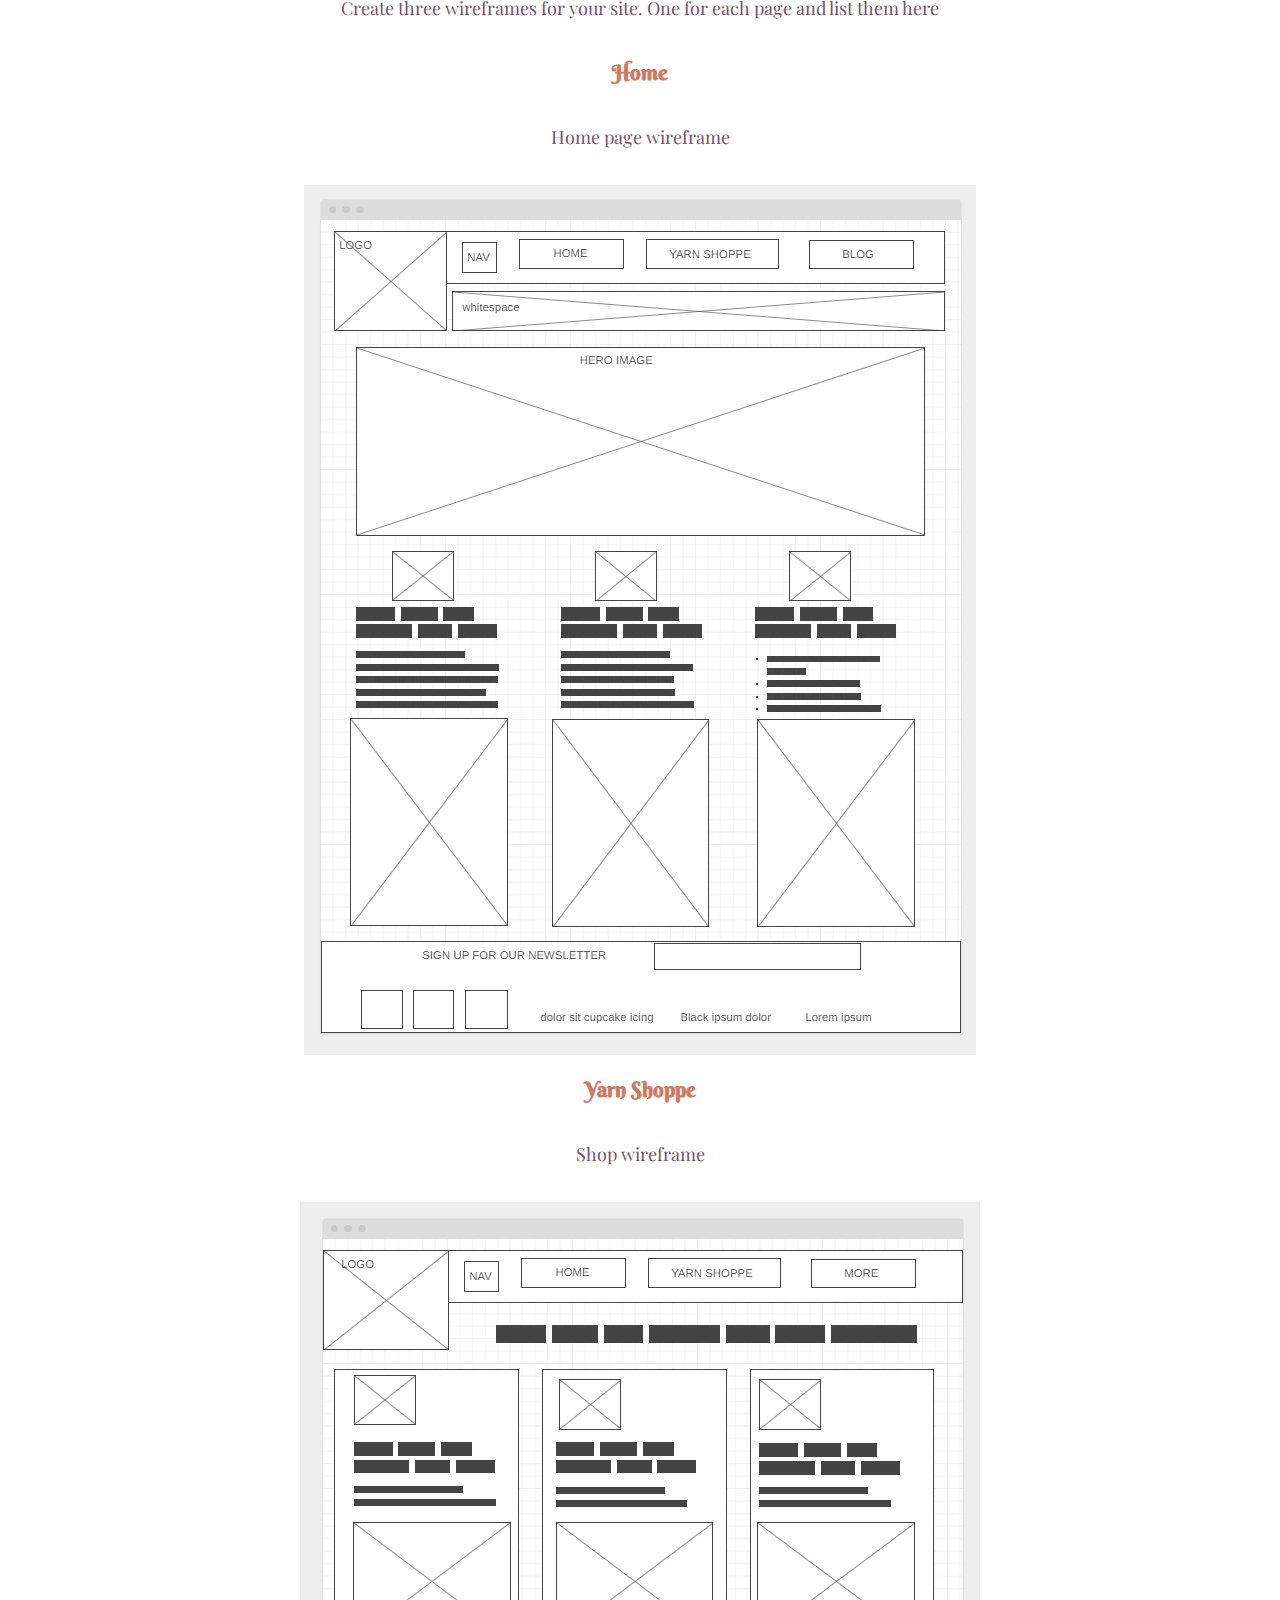
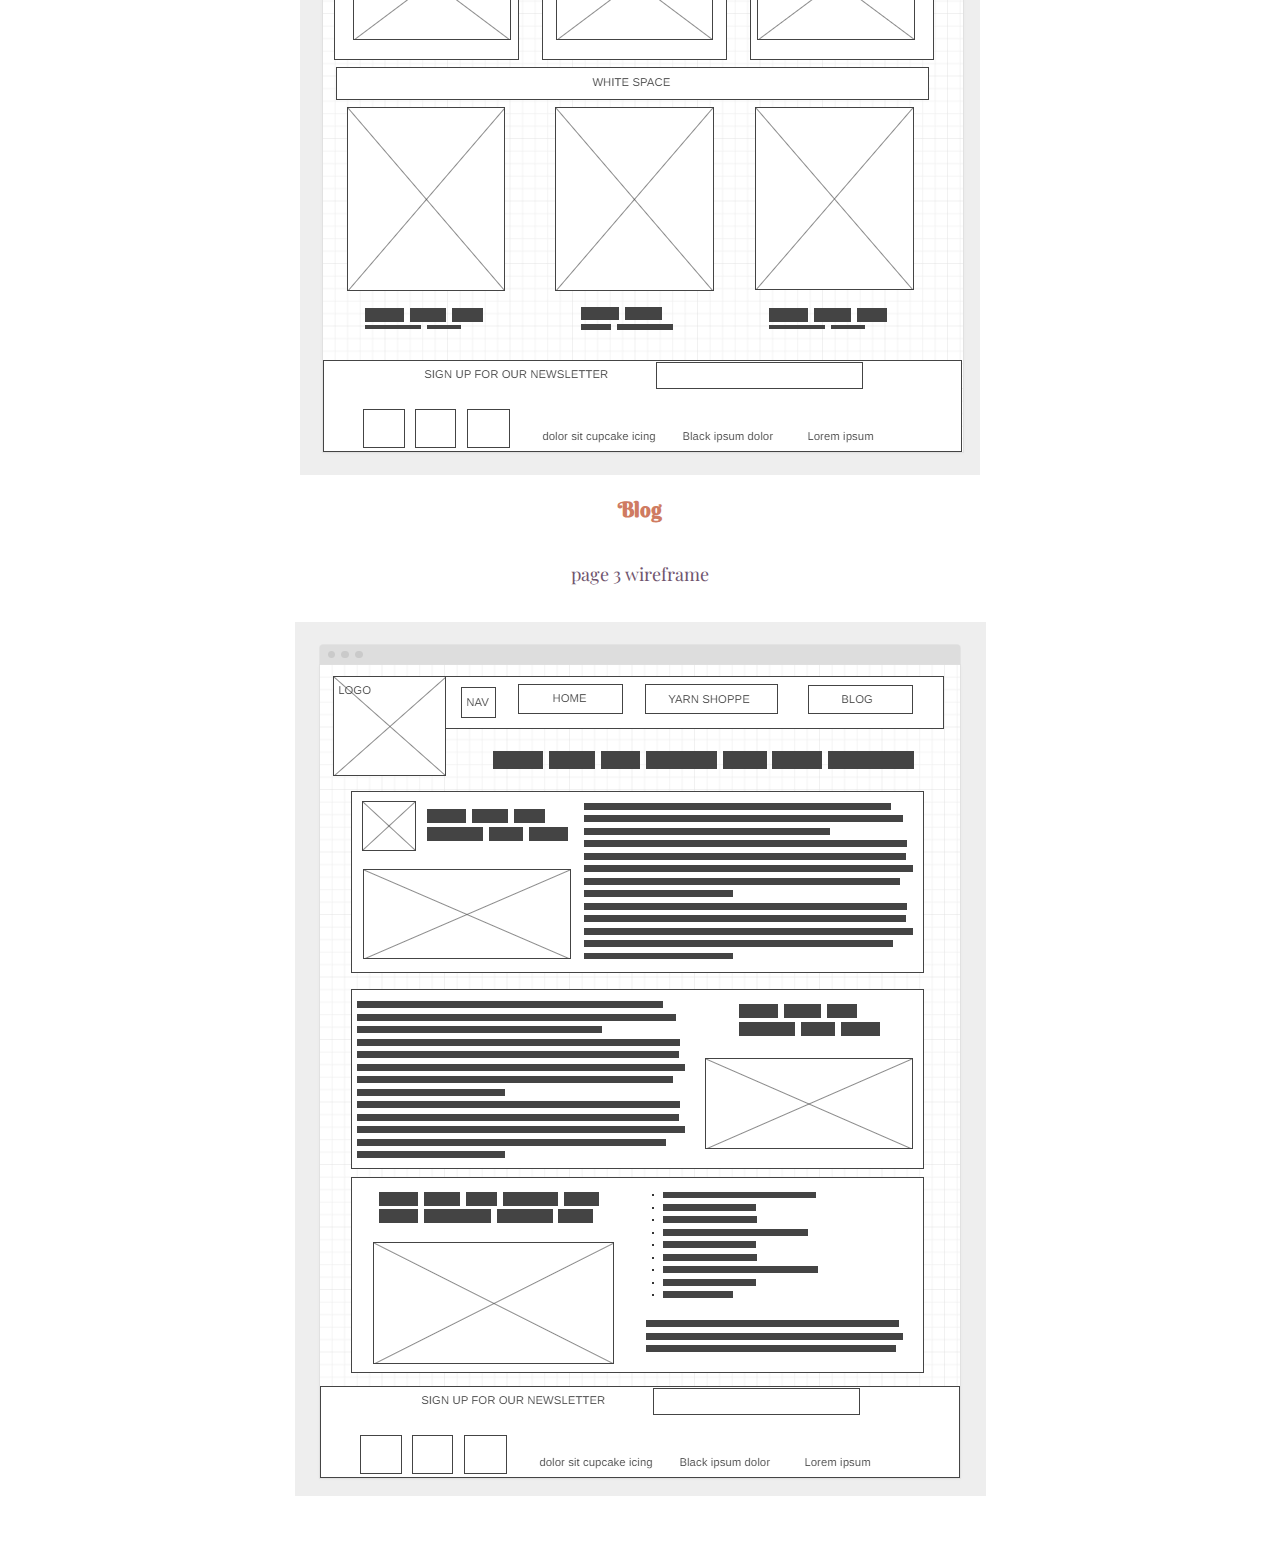
<file: bellhousefibers/site-plan.html>
<!DOCTYPE html>
<html lang="en-us">

<head>
  <meta charset="utf-8">
  <title>Site Plan</title>
  <link type="text/css" rel="stylesheet" href="styles/site-plan.css">
</head>

<body>
  <header>
    <h1>Bell House Fibers Site Plan</h1>
    <h2>Virginia Bell</h2>
    <h2>WDD 130-23</h2>
    <!-- In the header above, add the name or your site, your name and class number. For example if you are in section 3 you would put WDD 130.03 -->
  </header>
  <main>

    <!-- ------------------------Steps 2-3------------------------------ -->
    <hr>
    <h2>Overview</h2>
    <h3>Purpose</h3>
    <p>Showcase hand dyed yarns and crochet and knit apparel</p> <!-- change this -->


    <h3>Audience</h3>
    <p>Anyone who loves knitting and crochetting clothing and handmade items.</p> <!-- change this -->

    <hr>
    <h2>Branding</h2>
    <h3>Website Logo</h3>
    <!-- Replace this with some sort of logo for your site.  A logo can be as simple as the name of your site in a nice font :) -->
    <img src="images/bellhousefibers2.png" alt="Bell House">
    <hr>
    <h2>
      Style Guide
    </h2>

    <!-- ------------------------Steps 4-8------------------------------ -->

    <h3>
      Color Palette
    </h3>
    <!--  The colors you choose for a website are one of the most important decisions you will make. Follow the instructions on the activity in iLearn then return and replace the color codes below with the hex color codes (the 6 digit numbers that show at the bottom of each color) for the colors you have chosen below.  You should have at least 2 colors but do not have to fill in all 4 if you do not need them.  -->

    <!-- Copy and paste the URL to your finished palette below Make sure to paste it into both spots -->
    Palette URL: <a href="https://coolors.co/cf7b61-efd3af-e3ceac-81517E-8e8f72"
      target="_blank">"https://coolors.co/cf7b61-efd3af-e3ceac-81517E-8e8f72"</a>


    <table class="colors">
      <tr>
        <th>Primary</th>
        <th>Secondary</th>
        <th>Accent 1</th>
        <th>Accent 2</th>
      </tr>
      <!-- Replace the numbers in the boxes below with your hex color codes. Then switch to the site-plan.css file and change your colors there as well. -->
      <tr>
        <td class="primary">#EFD3AF</td>
        <td class="secondary">#8E8F72</td>
        <td class="accent1">#81517E</td>
        <td class="accent2">#CF7B61</td>
      </tr>
    </table>

    <!-- ------------------------Step 9------------------------------ -->

    <h3>
      Typography
    </h3>
    <!-- Choose a font for your paragraphs (body copy) and headlines. What font(s) have you chosen? Why did you choose what you did?  Make sure to review the list of web safe fonts at W3Schools.org as a starting point.  Think also about which of your colors above you might use for background and font colors. -->

    <h4>
      Heading Font: Berkshire Swash
      <!-- change this -->
    </h4>
    <h4>
      Paragraph Font: Playfair Display
      <!-- change this -->
    </h4>
    <h3>
      Normal paragraph example
    </h3>
    <p>
      Lorem ipsum dolor sit amet, consectetur adipiscing elit, sed do eiusmod tempor incididunt ut labore et dolore
      magna aliqua. Ut enim ad minim veniam, quis nostrud exercitation ullamco laboris nisi ut aliquip ex ea commodo
      consequat. Duis aute irure dolor in reprehenderit in voluptate velit esse cillum dolore eu fugiat nulla pariatur.
      Excepteur sint occaecat cupidatat non proident, sunt in culpa qui officia deserunt mollit anim id est laborum.
    </p>
    <h3>
      Colored paragraph example
    </h3>
    <p class="colored">
      Lorem ipsum dolor sit amet, consectetur adipiscing elit, sed do eiusmod tempor incididunt ut labore et dolore
      magna aliqua. Ut enim ad minim veniam, quis nostrud exercitation ullamco laboris nisi ut aliquip ex ea commodo
      consequat.
    </p>

    <!-- ------------------------Step 10------------------------------ -->

    <h3>
      Navigation
    </h3>
    <!-- Think about how you want your navigation bar to look. In the site-plan.css file change the colors to your colors to get the look you desire. -->
    <nav>
      <a href="#">Home</a>
      <a href="#">Yarn Shoppe</a>
      <a href="#">Blog</a>
    </nav>
    <hr>
    <h2>
      Site Map
    </h2>
    <div class="sitemap">
      <div class="sm-home">
        Home
      </div>
      <div class="sm-page2">
        Yarn Shoppe
        <!-- change this -->
      </div>
      <div class="sm-page3">
        Blog
        <!-- change this -->
      </div>

      <div class="top">
        &nbsp;
      </div>
      <div class="left">
        &nbsp;
      </div>
      <div class="right">
        &nbsp;
      </div>

    </div>

    <!-- --------Content Section -------------- -->
    <h1>Welcome to Bell House Fibers</h1>
    <h2>Featured: Yarn of the Week</h2>
    <p>Earth Tones are in stock!
      So much yarn. So many beautiful colorways.
      Take a look at our 2 new colorways that are perfect for your fall projects.
      Apple Orchard is a warm, happy crisp apple red, mingled with fiery goldenrod, with hints of green and brown leafy
      tones.
      Moody Blues is filled with the rich blues and greens of the churning ocean as it meets the sparkling white, starry
      night sky.
    </p>

    <h2>Techniques to Know</h2>
    <p>Do not let stitches intimidate you. The best
      way to learn new stitches is by doing a swatch. What is a swatch?
      A swatch is your friend. Look at any pattern and you will see an option to create a swatch.
      An example: Using size 5 needles, knit 20 stitches across and 10 rows down. This should measure as a 3x3
      swatch.This can help you understand
      not only your tension but also how the colors blend together.
    </p>

    <h2>Practice Makes Beautiful</h2>
    <p>It just takes a little practice to learn how to knit or crochet.
      Making time to learn is essential.
      Even if it's only 20 minutes a day, you can do it.
      Start with something easy, like stockenette stitch or a single crochet pattern.
      Give knitting a try. If you don't feel comfortable with 2 needles move to 1 needle and learn the basics of
      crochet.
      Before you know it you'll be confident creating more advanced stitches like a left or right cable or bobble
      stitch.
      Click here to download a free instruction infographic to knit your first swatch.
    </p>

    <p>Images for the Home page</p>

    <img src="images/knitheroimage.jpg" alt="hero image">
    <img src="images/rszcolorways.jpg" alt="yarn colors">
    <img src="images/bluecablesmall.jpg" alt="cables">
    <img src="images/whiteyarnicon2.png" alt="white yarn">
    <img src="images/rsztweedyarn.jpg" alt="tweed yarn">
    <img src="images/bellhousefibers1.png" alt="logo">


    <h3>Yarn Shoppe</h3>
    <p>
      <b>Welcome to the Yarn Shoppe</b>You are in for a treat. Christmas Treats is our 2022 advent theme.
      You will love these 12 mini skeins especially designed with to delight the yarn enthusiast.
      Pre-order today to lock in a set of these limited-edition colors.

      Use the colorway calculator to fine the perfect shade yarn for your project. Choose from four
      different yarn bases. Fingering weight, Double Knit or DK weight, Bulky weight, or
      Super Bulky weight yarn. Using the right yarn for the right project is important.

      Take a look around and discover some amazing colorways. We have yarn colorways by theme as well.
      Check out our most popular categories: Gemstones, Carnival, Nature Walk, Seascapes, Heathered Hues,
      and Primary School.

      Be sure to take advantage of our free shipping option with any purchase over $50. Grab Your Free Shipping Coupon
      Code freeSHIP50
      All orders are packed with care and shipped out with in 48 hrs. We do ship international. Arrival times may vary.
      We also offer
      gift certificates. When you signup for our membership benefits be sure to create a favorites basket
      in your profile to save your favorite yarn colorways.

      <b>Patterns</b> All of our patterns are priced at $3.99 or less. Scarves and shawls
      are the best option for beginning knitters and crochets.
      If you would like to learn how to do more advance projects like socks or sweaters see our library of
      patterns for sale. They also come with a list of detailed instructions and measurements.
      Mystery Yarn Grab Bags are on sale! You will get 5 surprise skeins of coordinating colors. The perfect choice for the yarn addict who can't decide.
      </p>
    </p>
    <p>Images for the Yarn Shoppe Page</p>
    <img src="images/optwoman2.jpg" alt="image of woman 2">
    <img src="images/knitchildhat.jpg" alt="image of child hat">
    <img src="images/resizedsweaterpic.jpg" alt="image of sweater">
    <img src="images/rszkellygreen.jpg" alt="image of green yarn">
    <img src="images/rszlightblue.jpg" alt="image of lightblue yarn">
    <img src="images/rszquestion.png" alt="image of question">
    <img src="images/rsz_christmasyarn.jpg" alt="christmas yarn">


    <h3>Blog</h3>
    <p>
      <b>A Knitter's Kit</b> Everything you need to be the best knitter you can be.
      Here is a list of essential items to have on hand so you can learn to knit with confidence.
      -A comfy chair
      -Good lighting
      -Reading glasses or a magnifier
      -Written pattern instructions (If you want to learn how to read a picture pattern click here)
      -Neddles- Double Pointed or Circular (A note about neddles: use one size larger than what the
      pattern states if you are a tight knitter.)
      -Practice Yarn- (This yarn does not have to be the expensive stuff. Use yarn that is thicker
      than usual becuase you will be able to see the stitches better. I recommend not using mohair to
      practice a swatch or new pattern becuase it is very fine and hard to tink out.)
      -Scissors
      -Music or your favorite show on in the background
      -Determination that you can do it. (Knitting is fun and relaxing and the best part is a
      beautiful wearable creation when your finished.)

    <h1>The History of Knitting and Crocheting</h1>
    <article>
      <p>Irish immigrants funded their journey to America because of their skills in knitting and crocheting.
        Knitting became more and more popular because of Queen Victoria.
        She learned to knit and spin yarn and shared her creations with family and friends.
        Woman in the early 1900s considered the intricate patterns of lace work to be the height of fashion.
        These skills passed down to future generations should be treasured. Take a trip down memory lane and see
        if your ancestors were knitters or crocheters. Look in the attic, you have some knitted or crocheted family
        heirlooms. </p>
    </article>

    <h1>My Favorite Pattern</h1>
    <article>
      <p>Do you have a favorite pattern?
        There is one pattern that I will always try no matter what yarn I'm using.
        It's easy, relaxing and you'll have a shawl knitted within a weekend.
        Here is the simple 2 row repeat.
        CO5 - Cast On 5 Stitches. (kfb = knit front back) (k2tog = knit 2 stitches together)
        R1 - Row #1 k1, kfb, knit to end of row.
        R2 - Row #2 k1, k2tog, knit to second to last stitch, kfb, k1.
        That's it, easy peasy!
        You can use a stitch marker to help you know which side you are on.

      </p>
    </article>


    </p>
    <p>Images for the Blog Page</p>
    <img src="images/redpurpleknittingpattern.jpg" alt="image of red pattern">
    <img src="images/womanpage3.jpg" alt="image of woman page 3">
    <img src="images/optknittechnique.jpg" alt="image of technique">



    <hr>
    <h2>
      Wireframes
    </h2>
    <p>
      Create three wireframes for your site. One for each page and list them here</p>

    <h3>Home</h3>
    <p>
      Home page wireframe
    </p>
    <img src="images/personalwirehome.PNG" alt="home page wireframe">

    <h3>Yarn Shoppe</h3>
    <p>
      Shop wireframe
    </p>
    <img src="images/personalpageshoppe.PNG" alt="shoppe wireframe">

    <h3>Blog</h3>
    <p>
      page 3 wireframe
    </p>
    <img src="images/personalpageblog.PNG" alt="page 3 wireframe">
  </main>
</body>

</html>
</file>
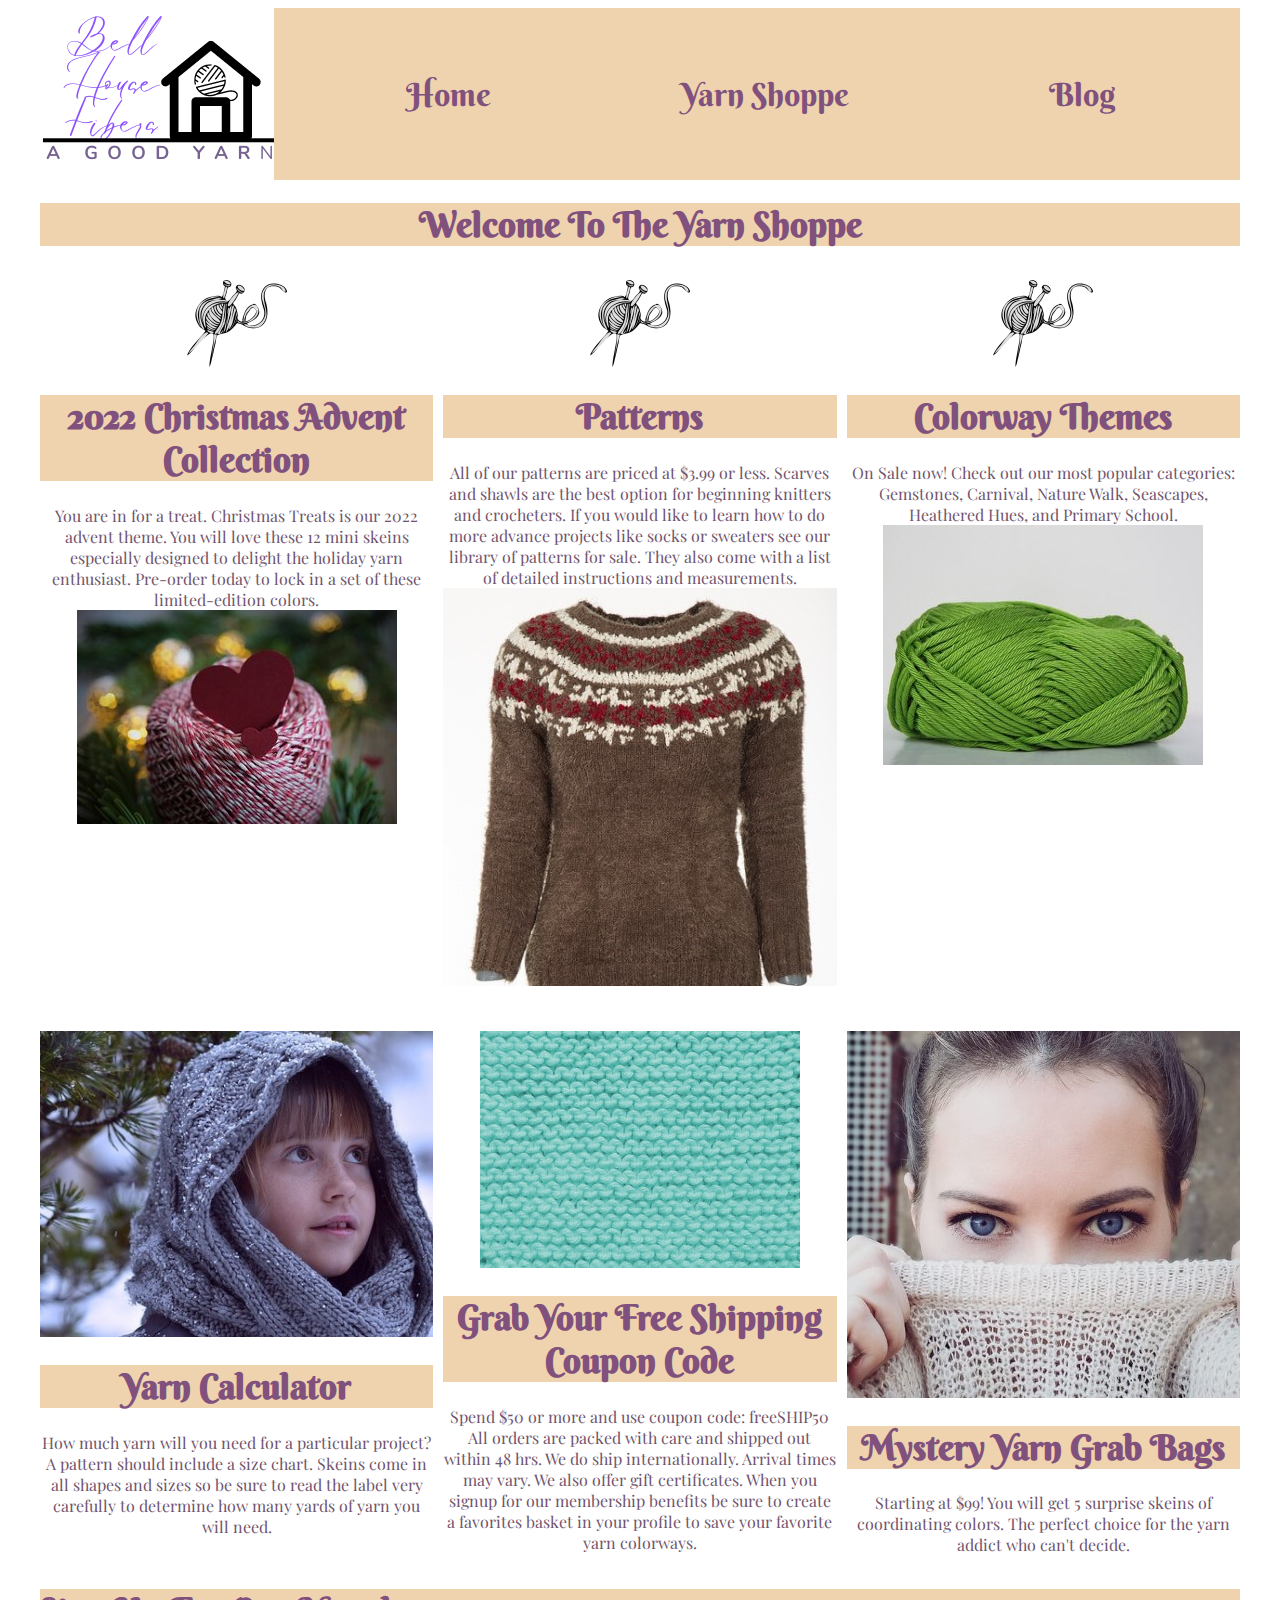
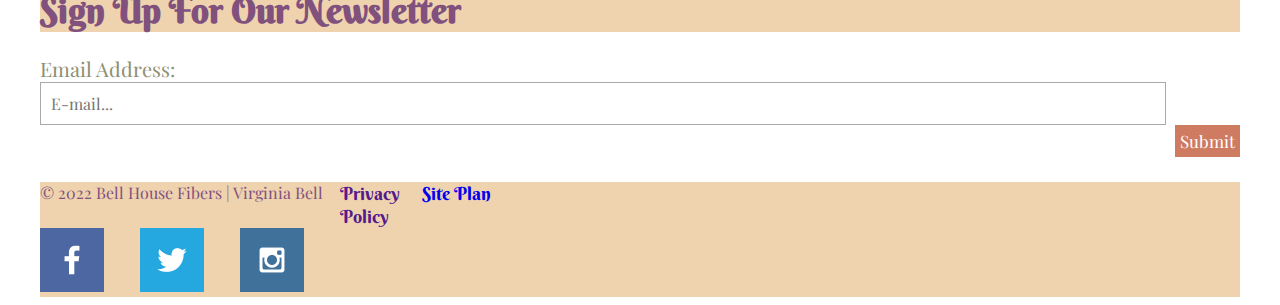
<file: bellhousefibers/yarn-shoppe.html>
<!DOCTYPE html>
<html lang="en">

<head>
    <meta charset="UTF-8">
    <meta http-equiv="X-UA-Compatible" content="IE=edge">
    <meta name="viewport" content="width=device-width, initial-scale=1.0">
    <title>Bell House Fibers</title>
    <link rel="stylesheet" href="styles.css">
</head>

<body>
    <div class="content">
        <header>
            <img class="logo" src="images/bellhousefibers2.png" alt="logo image">
            <nav>
                <a href="index.html">Home</a>
                <a href="yarn-shoppe.html">Yarn Shoppe</a>
                <a href="blog.html">Blog</a>
            </nav>
        </header>

        <main-shoppe>
            <section class="yarnshoppe-header">
                <h1>Welcome To The Yarn Shoppe</h1>
            </section>

            <section class="yarnshoppe-christmas">
                <img src="images/whiteyarnicon2.png" alt="white-yarn">
                <h1>2022 Christmas Advent Collection</h1>
                <p>You are in for a treat.
                    Christmas Treats is our 2022 advent theme. You will love these 12 mini skeins especially designed
                    to delight the holiday yarn enthusiast. Pre-order today to lock in a set of these limited-edition
                    colors.</p>
                <img src="images/rsz_christmasyarn.jpg" alt="christmas yarn">

            </section>

            <section class="yarnshoppe-patterns">
                <img src="images/whiteyarnicon2.png" alt="white-yarn">
                <h1>Patterns</h1>
                <p>All of our patterns are priced at $3.99 or less. Scarves and shawls
                    are the best option for beginning knitters and crocheters.
                    If you would like to learn how to do more advance projects like socks or sweaters see our library of
                    patterns for sale. They also come with a list of detailed instructions and measurements.
                </p>
                <img src="images/resizedsweaterpic.jpg" alt="image of sweater">

            </section>

            <section class="yarnshoppe-colorway">
                <img src="images/whiteyarnicon2.png" alt="white-yarn">
                <h1>Colorway Themes</h1>
                <p>On Sale now! Check out our most popular categories: Gemstones, Carnival, Nature Walk, Seascapes,
                    Heathered Hues,
                    and Primary School.</p>
                <img src="images/rszkellygreen.jpg" alt="image of green yarn">
            </section>

            <section class="yarnshoppe-calculator">
                <img src="images/knitchildhat.jpg" alt="image of child hat">
                <h1>Yarn Calculator</h1>
                <p> How much yarn will you need for a particular project?
                    A pattern should include a size chart.
                    Skeins come in all shapes and sizes so be sure to read the label very carefully
                    to determine how many yards of yarn you will need.
                </p>

            </section>

            <section class="yarnshoppe-coupon">
                <img src="images/rszlightblue.jpg" alt="image of lightblue yarn">
                <h1>Grab Your Free Shipping Coupon Code</h1>
                <p>Spend $50 or more and use coupon code: freeSHIP50</p>
                <p>All orders are packed with care and shipped out within 48 hrs. We do ship internationally.
                    Arrival times may vary.
                    We also offer gift certificates. When you signup for our membership benefits be sure to create a
                    favorites basket in your profile to save your favorite yarn colorways.
                </p>
            </section>

            <section class="yarnshoppe-mystery">
                <img src="images/rezoptwoman2.jpg" alt="woman-eyes">
                <h1>Mystery Yarn Grab Bags</h1>
                <p>Starting at $99! You will get 5 surprise skeins of coordinating colors. The perfect choice for the
                    yarn addict who can't decide.
                </p>
            </section>

            <section class="yarnshoppe-form">
                <form id="regForm" action="#">

                    <h1>Sign Up For Our Newsletter</h1>

                    <!-- One "tab" for each step in the form: -->
                    <div class="tab">Email Address:
                        <p><input placeholder="E-mail..." oninput="this.className = ''"></p>
                        <div style="overflow:auto;">
                            <div style="float:right;">
                                <button type="button" id="prevBtn" onclick="nextPrev(-1)">Previous</button>
                                <button type="button" id="nextBtn" onclick="nextPrev(1)">Next</button>
                            </div>
                        </div>
                    </div>
                </form>
                <script>
                    var currentTab = 0; // Current tab is set to be the first tab (0)
                    showTab(currentTab); // Display the current tab

                    function showTab(n) {
                        // This function will display the specified tab of the form...
                        var x = document.getElementsByClassName("tab");
                        x[n].style.display = "block";
                        //... and fix the Previous/Next buttons:
                        if (n == 0) {
                            document.getElementById("prevBtn").style.display = "none";
                        } else {
                            document.getElementById("prevBtn").style.display = "inline";
                        }
                        if (n == (x.length - 1)) {
                            document.getElementById("nextBtn").innerHTML = "Submit";
                        } else {
                            document.getElementById("nextBtn").innerHTML = "Next";
                        }
                        //... and run a function that will display the correct step indicator:
                        fixStepIndicator(n)
                    }

                    function nextPrev(n) {
                        // This function will figure out which tab to display
                        var x = document.getElementsByClassName("tab");
                        // Exit the function if any field in the current tab is invalid:
                        if (n == 1 && !validateForm()) return false;
                        // Hide the current tab:
                        x[currentTab].style.display = "none";
                        // Increase or decrease the current tab by 1:
                        currentTab = currentTab + n;
                        // if you have reached the end of the form...
                        if (currentTab >= x.length) {
                            // ... the form gets submitted:
                            document.getElementById("regForm").submit();
                            return false;
                        }
                        // Otherwise, display the correct tab:
                        showTab(currentTab);
                    }

                    function validateForm() {
                        // This function deals with validation of the form fields
                        var x, y, i, valid = true;
                        x = document.getElementsByClassName("tab");
                        y = x[currentTab].getElementsByTagName("input");
                        // A loop that checks every input field in the current tab:
                        for (i = 0; i < y.length; i++) {
                            // If a field is empty...
                            if (y[i].value == "") {
                                // add an "invalid" class to the field:
                                y[i].className += " invalid";
                                // and set the current valid status to false
                                valid = false;
                            }
                        }
                        // If the valid status is true, mark the step as finished and valid:
                        if (valid) {
                            document.getElementsByClassName("step")[currentTab].className += " finish";
                        }
                        return valid; // return the valid status
                    }

                    function fixStepIndicator(n) {
                        // This function removes the "active" class of all steps...
                        var i, x = document.getElementsByClassName("step");
                        for (i = 0; i < x.length; i++) {
                            x[i].className = x[i].className.replace(" active", "");
                        }
                        //... and adds the "active" class on the current step:
                        x[n].className += " active";
                    }
                </script>
            </section>
        </main-shoppe>
        <footer>
            <div class="social">
                <a href="https://facebook.com" target="_blank">
                    <img src="images/facebook.png" alt="fb icon">
                </a>
                <a href="https://twitter.com" target="_blank">
                    <img src="images/twitter.png" alt="twitter icon">
                </a>
                <a href="https://instagram.com" target="_blank">
                    <img src="images/instagram.png" alt="instagram icon">
                </a>
            </div>
            <div>
            <p>&copy; 2022 Bell House Fibers | Virginia Bell</p>
            </div>
            <a href="">Privacy Policy</a>
            <a href="site-plan.html">Site Plan</a>

            
        </footer>
    </div>
</body>

</html>
</file>
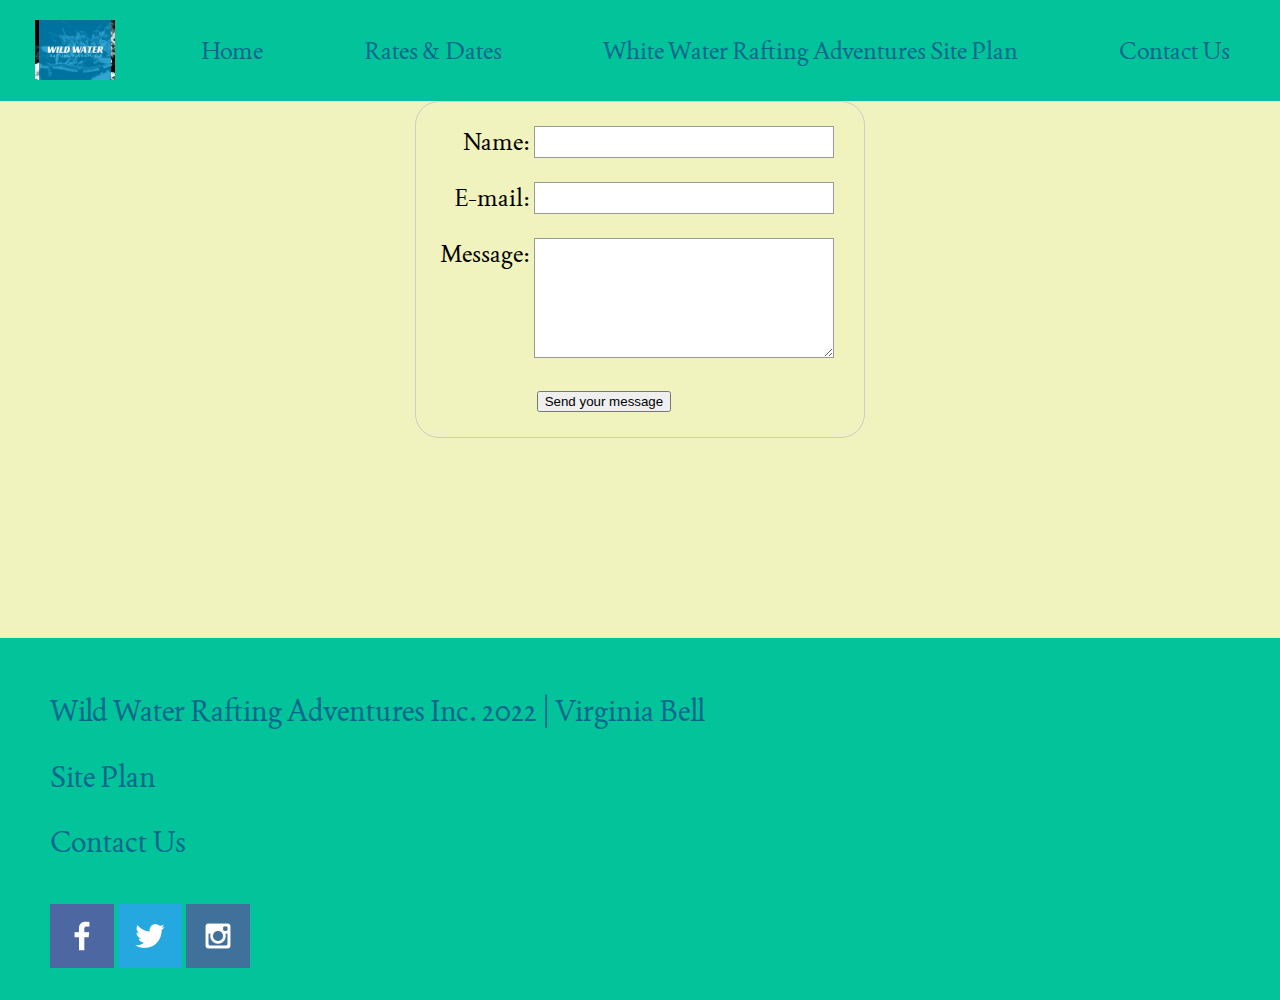
<file: wwr/contact.html>
<!DOCTYPE html>
<html lang="en">

<head>
    <meta charset="UTF-8">
    <meta http-equiv="X-UA-Compatible" content="IE=edge">
    <meta name="viewport" content="width=device-width, initial-scale=1.0">
    <title>Contact Us</title>
    <link rel="stylesheet" href="styles/style.css">
    <style>
       form {
  /* Center the form on the page */
  margin: 0 auto;
  width: 400px;
  /* Form outline */
  padding: 1em;
  border: 1px solid #ccc;
  border-radius: 1em;
}

ul {
  list-style: none;
  padding: 0;
  margin: 0;
}

form li + li {
  margin-top: 1em;
}

label {
  /* Uniform size & alignment */
  display: inline-block;
  width: 90px;
  text-align: right;
}

input,
textarea {
  /* To make sure that all text fields have the same font settings
     By default, textareas have a monospace font */
  font: 1em sans-serif;

  /* Uniform text field size */
  width: 300px;
  box-sizing: border-box;

  /* Match form field borders */
  border: 1px solid #999;
}

input:focus,
textarea:focus {
  /* Additional highlight for focused elements */
  border-color: #000;
}

textarea {
  /* Align multiline text fields with their labels */
  vertical-align: top;

  /* Provide space to type some text */
  height: 5em;
}

.button {
  /* Align buttons with the text fields */
  padding-left: 90px; /* same size as the label elements */
}

button {
  /* This extra margin represent roughly the same space as the space
     between the labels and their text fields */
  margin-left: 0.5em;
} 
    </style>
</head>

<body>
    <div id="content">
        <header>
            <a id="logo_link" href="index.html">
            <img class="logo" src="images/wild-water.png" alt="Wild Water logo">
            </a>
            <nav>
                <a href="index.html">Home</a>
                <a href="ratespage.html">Rates & Dates</a>
                <a href="site-plan-rafting.html">White Water Rafting Adventures Site Plan</a>
                <a href="contactus.html">Contact Us</a>
            </nav>    
        </header>
        </div>    
        <main>
            <form action="/my-handling-form-page" method="post">
                <ul>
                    <li>
                      <label for="name">Name:</label>
                      <input type="text" id="name" name="user_name" />
                    </li>
                    <li>
                      <label for="mail">E-mail:</label>
                      <input type="email" id="mail" name="user_email" />
                    </li>
                    <li>
                      <label for="msg">Message:</label>
                      <textarea id="msg" name="user_message"></textarea>
                    </li>
                    <li class="button">
                        <button type="submit">Send your message</button>
                      </li>
                  </ul>   
            
                
            </form>
        </main>
        <footer>
            <p>Wild Water Rafting Adventures Inc. 2022 | Virginia Bell</p>
            <p><a href="site-plan-rafting.html">Site Plan</a></p>
            <p><a href="contactus.html">Contact Us</a></p>
            <div class="social">
                <a href="https://facebook.com" target="_blank">
                    <img src="images/facebook.png" alt="fb icon">
                </a>    
                <a href="https://twitter.com" target="_blank">
                    <img src="images/twitter.png" alt="twitter icon">
                </a>
                <a href="https://instagram.com" target="_blank">
                    <img src="images/instagram.png" alt="instagram icon">
                </a>
            </div>        
        </footer>
    </div>
</body>

</html>
</file>
<file: bellhousefibers/styles.css>
@import url("https://fonts.googleapis.com/css2?family=Berkshire+Swash&family=Playfair+Display&display=swap");

:root {
    /* change the values below to your colors from your palette */
    --primary-color: #EFD3AF;
    --secondary-color: #8E8F72;
    --accent1-color: #81517E;
    --accent2-color: #CF7B61;
  
    /* change the values below to your chosen font(s) */
    --heading-font: "Berkshire Swash";
    --paragraph-font: Playfair Display, Helvetica, sans-serif;
  
    /* these colors below should be chosen from among your palette colors above */
    --headline-color-on-white: #CF7B61;  /* headlines on a white background */ 
    --headline-color-on-color: white; /* headlines on a colored background */ 
    --paragraph-color-on-white: #CF7B61; /* paragraph text on a white background */ 
    --paragraph-color: #70556e; /* paragraph text on a colored background */ 
    --paragraph-background-color: #EFD3AF;
    --nav-link-color: #70556e;
    --nav-background-color: #EFD3AF;
    --nav-hover-link-color: #CF7B61;
    --nav-hover-background-color: #f4f6f8;
  }

  /***********************************************************
  *
  * Default tag properties
  *************************************************************/

  body {
    font-family: var(--heading-font);
    font-size: 20px;
    color: var(--secondary-color);
    
  }

  h1,
  h2,
  h3,
  h4 {
    font-family: var(--heading-font);
    font-weight: 700;
    color: var(--secondary-color);
  }

  h1 {
    font-size: 1.75em;
    color:#81517E;
    background-color: #EFD3AF;
    text-align: center;

  }

  h2 {
    font-family: var(--paragraph-font); 
    font-size: 1em;
  }

  h3 {
    font-size: 1.20em;

  }

  h4 {
    font-size: 1em;
  }

  img {
    max-width: 100%;
  }

  p {
    font-family: var(--paragraph-font);
    font-size: medium; 
    padding: 0;
    margin: 0;
  }

  a {
    text-decoration: none;
  }

  /*****************************************************
  *
  * Default properties for all pages
  ******************************************************/

.content {
    max-width: 1200px;
    margin: 0 auto;

}

main-home {
    display: grid;
    grid-template-columns: repeat(12, 1fr);
    grid-gap: 10px;
    

}

main-shoppe {
  display: grid;
  grid-template-columns: repeat(12, 1fr);
  grid-gap: 10px;
  

}
main-blog {
  display: grid;
  grid-template-columns: repeat(12, 1fr);
  grid-gap: 10px;
  

}
.grid-kit {
  display: grid;
  grid-gap: 10px;
  padding: 10px 10px;
  margin: 20px 20px;
  grid-column: 1/13;
}

.grid-kit article {
  display: grid;
  grid-column: 1/9;
  grid-row: 1/3;
}

.grid-kit h1 {
  grid-column: 9/13;
  grid-row: 1;
  text-align: center;
  background-color: #EFD3AF;
}

.grid-kit h3 {
  grid-column: 9/13;
  grid-row: 2;
}

.knit-list {
  display: grid;
  grid-column: 1/13;
  background-color: #EFD3AF;
}

.grid-history {
  display: grid;
  grid-template-columns: repeat(12, 1fr);
  grid-gap: 10px;
  padding: 10px 10px;
  margin: 20px 20px;
  grid-column: 1/-1;
}

.grid-history h1 {
  grid-column: 1/13;
  grid-row: 1/2;
  text-align: center;
  background-color:#EFD3AF;
}


.grid-history article {
  grid-column: 1/9;
  grid-row: 2/4;
}

.grid-history p {
  grid-column: 9/12;
  grid-row: 2/4;
  text-align: center;
  background-color:#EFD3AF;
}

.grid-pattern {
  display: grid;
  grid-template-columns: repeat(12, 1fr);
  grid-column: 1/-1;
  grid-gap: 10px;
  margin: 20px 20px;

}

.grid-pattern article {
  grid-column: 7/13;
}

.grid-pattern h1 {
  grid-column: 2/6;
  text-align: center;
}

.grid-pattern p {
  grid-column: 2/11;
  grid-row: 2;
  text-align: center;
}


.hp-section-hero { 
    grid-column: 1/-1;
    align-items: center; 
} 

.hp-section-featured { 
    grid-column: 1/5;
    color:#70556e;
    text-align: center; 
}     

.hp-section-technique {
    grid-column: 5/9;
    color:#70556e;
    text-align: center;   
} 

.hp-section-practice {
    grid-column: 9/13;
    color:#70556e;
    text-align: center;   
}

.yarnshoppe-header {
  grid-column: 1/-1;
  color:#70556e;  
}

.yarnshoppe-header h1 {
  text-align: center;  
}

.yarnshoppe-christmas {
  grid-column: 1/5;
  color:#70556e;
  text-align: center;
  padding-bottom: 30px;
  border: #70556e;  /*testing border*/
}

.yarnshoppe-christmas h1 {
  text-align: center;  
}

.yarnshoppe-patterns {
  grid-column: 5/9;
  color:#70556e;
  text-align: center;
  padding-bottom: 30px;
  border: #70556e;  

}

.yarnshoppe-patterns h1 {
  text-align: center;  
}

.yarnshoppe-colorway {
  grid-column: 9/13;
  color:#70556e;
  text-align: center;  
}

.yarnshoppe-colorway h1 {
  text-align: center;  
}

.yarnshoppe-calculator {
  grid-column: 1/5;
  color:#70556e;
  text-align: center; 
}

.yarnshoppe-calculator h1 {
  text-align: center;  
}

.yarnshoppe-coupon {
  grid-column: 5/9;
  color:#70556e;
  text-align: center;
}

.yarnshoppe-coupon h1 {
  text-align: center;  
}


.yarnshoppe-mystery {
  grid-column: 9/13;
  color:#70556e;
  text-align: center;
}

.yarnshoppe-mystery h1 {
  text-align: center;  
}


.yarnshoppe-form {
  grid-column: 1/-1;
}


#regForm {
  margin: 0;
  font-family: Playfair Display;
  width: 50%;
  min-width: 300px;
}


h1 {
  text-align: left;  
}


input {
  padding: 10px;
  width: 92%;
  font-size: 16px;
  font-family: Playfair Display;
  border: 1px solid #aaaaaa;
}

/* Mark input boxes that gets an error on validation: */
input.invalid {
  background-color: #ffdddd;
}

/* Hide all steps by default: */
.tab {
  display: none;
}

button {
  background-color:#CF7B61;
  color: #ffffff;
  border: none;
  padding: 5px 5px;
  font-size: 17px;
  font-family: Playfair Display;
  cursor: pointer;
}

button:hover {
  opacity: 0.8;
}

#prevBtn {
  background-color: #bbbbbb;
}


/* Mark the steps that are finished and valid: */
.step.finish {
  background-color:#EFD3AF;
}

#regForm {
  display: grid;
  grid-column: 1/3;
/*something else needs to go here to stretch my form across the footer space?*/
  min-width: 100%;
}


/***********************************************************
*
* header area properties
************************************************************/
header {
    display: grid;
    grid-template-columns: 250px auto;
    align-items: center;
    background-color:#EFD3AF;
}

nav {
    display: grid;
    grid-template-columns: repeat(auto-fit, minmax(4em, 1fr));
    justify-items: center;

}
nav a {
    color:#81517E;
    font-size: xx-large;
    padding: 1em;
}

nav a:hover {
    color:#70556e;
    background-color:#8E8F72;
}

/**********************************************************
*
*footer area properties
***********************************************************/
footer {
    background-color:#EFD3AF;
    color: var(--accent1-color);
    font-size: large;
    display: grid;
    grid-template-columns: repeat(12, 1fr);
    grid-row: 2;
    grid-column: 8/13;



}


.social {
    display: grid;
    grid-template-columns: repeat(3, 100px);
    grid-row: 2;
    justify-items: left;
    

    
}

@media screen and (max-width: 900px) {
  .content {
      display: block;
      height: auto;
  }
  nav, footer {
      flex-direction: column;
  }
  nav a {
      display: block;
      padding: 15px;
  }
  
  #background {
      display: none;
  }
  
  }
  footer {
      margin-top: 25px;
  }
</file>
<file: extracredit/grid.css>
/******************************************************************************
START grid layout extra credit
******************************************************************************/

* {
    box-sizing: border-box;
  }
  .grid1 {
    display: grid;
    grid-template-columns: repeat(12, 1fr);
    padding: 2em 2em;
    background-color: aquamarine;

  }
  
  .grid1 h1 {
    font-size: 1.50em;
    color: #81517E;
    background-color: #EFD3AF;
  }
  
  .grid2 {
    display: grid;
    grid-template-columns: repeat(12, 1fr);
  }
  .grid2 h2 {
    font-size: 1.50em;
    color: #81517E;
    background-color: #EFD3AF;
  }
  .grid3 {
    display: grid;
    grid-template-columns: repeat(12, 1fr);
  }
  
  .grid3 h3 {
    font-size: 1.50em;
    color: #81517E;
    background-color: #EFD3AF;
  }
  
  .grid4 {
    display: grid;
    grid-template-columns: repeat(12, 1fr);
  }
  
  .grid4 h2 {
    font-size: 1.50em;
    color: #81517E;
    background-color: #EFD3AF;
  }
  
  section {
    
  }
  
  section h2 {
    font-size: 1.50em;
    color: #81517E;
    background-color: #EFD3AF;
  }
  
  form {
    
  }
  
  
  legend {
    font-size: 20px;
    font-weight: 700;
  }
  
  fieldset > div {
    display: grid;
    grid-template-columns: 1fr 5fr;
    
  }
  
  label {
    
  }
  
  input {
    
  }
  
  button {
    
  }
  
  section > div {
    
  }
</file>
<file: wwr/styles/style.css>
@import url('https://fonts.googleapis.com/css2?family=Joan&family=Lobster&display=swap');

#content {
    max-width: 1600px;
    margin: 0 auto;
}

nav a {
    text-align: center;
    text-decoration: none;
    color:#05668d;
    padding: 35px;
}

nav {
    display: flex;
    justify-content: space-around;
}

#hero {
    display: grid;
    grid-template-columns: 1fr 3fr 1fr;
    margin-top: -100px;
}

#hero-box {
    grid-column: 1/4;
    grid-row: 1/3;
    z-index: -1; 
}

#hero-msg {
    grid-column: 2/3;
    grid-row: 1/2;
    margin-top: 100px;

}

#hero-msg h1 {
    grid-column: 2/3;
    grid-row: 1/2;
    text-align: center;
} 
  
#hero-msg h4 {
    text-align: center;
    color: black;
}

.button-box {
    text-align: center;
    margin-top: 65px;
    
}

main section {
    text-align: center;
    background-color:#f0f3bd;
}

main section img {
    box-sizing: border-box;
}

.home-grid {
    display: grid;
    grid-template-columns: repeat(10, 1fr);
}

#background {
    height: 725px;
    background-color:#02c39a;
    grid-column: 1/11;
    grid-row: 4/9;
}
body {
    background-color:#f0f3bd;
    font-family: 'Joan', 'Lobster', 'Georgia', 'san serif', 'cursive';
    font-size: 24px;
    margin: 0;
    padding: 0;

}
header {
    display: grid;
    grid-template-columns: 150px auto;
    background-color: #02c39a;

}
nav a:hover {
    background-color: #396E94;
    color: black;
}
.book {
    text-decoration: none;
    background-color: #396E94;
    color: black;
    font-size: 18px;
    padding: 10px 15px;
    margin-top: 50px;
    border-radius: 5px;
}
.join {
    text-decoration: none;
    background-color: #396E94;
    color: black;
    font-size: 18px;
    padding: 10px 15px;
    margin-top: 50px;
    border-radius: 5px;
}
.book:hover {
    background-color: #f0f3bd;
    color: #02c39a;
}
.join:hover {
    background-color: #f0f3bd;
    color:#02c39a;
}
.home-title {
    color:#05668d;
    font-family: 'Joan', 'Lobster', 'Georgia', 'san serif', 'cursive';
    font-size: 2em;
    margin-top: 10px;
}

.rivers-card {
    
    margin: 200px 0;
    grid-column: 2/4;
    grid-row: 2/3;

}

.camping-card {
    
    margin: 200px 0;
    grid-column: 5/7;
    grid-row: 2/3;
}

.rapids-card {
    
    margin: 200px 0;
    grid-column: 8/10;
    grid-row: 2/3;
}

.card-img, .mountains {
    border: 15px solid black;
    width: 100%;
    grid-column: 2/7;
    grid-row: 5/8;
    


}
.msg {
    border: 15px solid black;
    color:#396E94;
    background-color: #f0f3bd;
    line-height: 1.5em;
    grid-column: 6/10;
    grid-row: 6/7;
}
.msg h2 {
    color:#396E94;
    font-family: 'Joan', 'Lobster', 'Georgia', 'san serif', 'cursive';
    margin: 0;
}
.msg p {
    color:#396E94;
    font-size: .8em;
    padding: 35px;
}

footer {
    background-color:#02c39a;
    color:#05668d;
    padding: 25px 50px;
    margin-top: 200px;
}
footer p {
    font-size: 1.2em;
    color:#05668d;
}
footer p a:hover {
    text-decoration: underline;
    background-color:#f0f3bd;
} 
footer a {
    text-decoration: none;
    color:#05668d;
}

footer h3 a {
    text-decoration: none;
    color:#05668d;
}
footer a:hover {
    color:#05668d;
}
footer .social img {
    padding-top: 15px;
}
.icon {
    width: 80px;
    padding-top: 10px;
}
.logo {
    width: 80px;
}

#logo_link {
    padding-top: 5px;
    justify-self: center;
    align-self: center;

}
#hero-img {
    width: 100%;
}
</file>
<file: positionstyles.css>
/* CSS - Name: "positionstyles.css" */
/* Activity 1 styles */
.content1 {
  /* This is the parent of the activity 1 boxes. */
  width: 100%;
  display: grid;
  /*  grid-template-columns: 1fr 1fr 1fr; */
  justify-items: center;
  grid-gap: 20px;
}
.red1 { 
  width: 100%; 
  height: 100px; 
  background-color: red;

} 
.green1 {
  width: 200px; 
  height: 200px; 
  background-color: green;
  grid-row: 2/3;

} 
.yellow1 {
  width: 200px; 
  height: 200px; 
  background-color: gold;
  grid-row: 3/3;
} 
.blue1 {
  width: 100%; 
  height: 100px; 
  background-color: blue;
  grid-column-start: 1;
  grid-column-end: 3;
}

/* Activity 2 styles */ 
.content2 {
  /* This is the parent of the activity 2 boxes. */
  /* display: grid; */
  /* grid-template-columns: auto; */
}

.red2 {
  width: 100px; 
  height: 100px; 
  background-color: red; 
} 
.green2 { 
  width: 100px; 
  height: 100px; 
  background-color: green;
  margin-left: 50px;
  margin-top: -50px;
  
} 
.yellow2 {
  width: 100px; 
  height: 100px; 
  background-color: gold;
  margin-left: 100px;
  margin-top: -50px; 
} 
.blue2 {
  width: 100px; 
  height: 100px; 
  background-color: blue;
  margin-left: 150px;
  margin-top: -50px; 
} 
/* Activity 3 styles */ 
.content3 {
  /* This is the parent of the activity 3 boxes. */
  display: grid;
  grid-template-columns: 1fr 1fr;
  grid-column-gap: 30px;
}

.red3 {
  width: 100%; 
  height: 100px; 
  background-color: red;
  
} 
.green3 {
  width: 100%; 
  height: 200px; 
  background-color: green;
  grid-column-start: 1;
  grid-column-end: 2;
  
} 
.yellow3 {
  width: 100%; 
  height: 200px; 
  background-color: gold;
  grid-column-start: 2;
  grid-column-end: 3;
  
} 
.blue3 {
  width: 100%;
  height: 100px; 
  background-color: blue;
  grid-column-start: 1;
  grid-column-end: 3;
} 
/* Activity 4 styles */ 
.content4 {
  /* This is the parent of the activity 4 boxes. */
  width: 100%;
  height: 100px;
  display: grid;
  grid-template-columns: 1fr 1fr;
  grid-row-start: 1;
  grid-row-end: 3;
   
  
}
.red4 {
  width: 100%; 
  height: 300%; 
  background-color: red; 
} 
.green4 {
  width: 100%; 
  height: 100px; 
  background-color: green; 
} 
.yellow4 {
  width: 100%; 
  height: 100px; 
  background-color: gold;
  grid-column-start: 2;
  grid-column-end: 3; 
} 
.blue4 {
  width: 100%; 
  height: 100px; 
  background-color: blue;
  grid-column-start: 2;
  grid-column-end: 3; 
} 
/* Activity 5 styles */ 
.content5 {
  /* This is the parent of the activity 5 boxes. */
  height: 400px;
}
.red5 { 
  width: 100%; 
  height: 100px; 
  background-color: red; 
} 
.green5 { 
  width: 20%;
  height: 50%;
  background-color: green; 

} 
.yellow5 {
  width: 100%; 
  height: 100px; 
  background-color: gold; 

} 
.blue5 {
  width: 100%; 
  height: 100px;
  float: left; 
  background-color: blue; 
} 
/* Activity 6 styles */ 
.content6 {
  /* This is the parent of the activity 6 boxes. */
  display: grid;
  grid-template-columns: repeat(6, 1fr);
  width: 100%;
  height: 700px;

}

.red6 {
  width: 100%;
  height: 300px;
  grid-column: 1/3;
  grid-row: 1/2; 
  background-color: red; 
} 
.green6 {
  width: 100%; 
  height: 100px;
  grid-column: 1/3;
  grid-row: 5/7;
  z-index: 2;
  background-color: green; 
} 
.yellow6 {
  width: 100%; 
  height: 600px;
  grid-column: 5/7;
  grid-row: 3/7;
  z-index: 2; 
  background-color: gold; 
} 
.blue6 {
  width: 100%; 
  height: 600px;
  grid-column: 2/6;
  grid-row: 2/6;
  z-index: 1; 
  background-color: blue; 
} 


/* Do not make any changes below here */
.activity {
  width: 70%; 
  margin: 20px auto; 
  font-family: Arial, sans-serif; 
  border: 1px solid black; 
  padding: 10px; 
  clear:both; 
  overflow: auto;
} 

.hint {
  border: 1px solid grey;
  background: #e0e0e0;
  padding: .5em;
  position: relative;
  margin: 1em 0;
}
.hint h3 {
  margin: 0;
}
.hint:hover {
  background: #d0d0d0;
}
.hint > div {
  display: none;
}

.hint input[type=checkbox] {
  position: absolute;
  width: 100%;
  height: 100%;
  opacity: 0;
  z-index: 1;
  cursor: pointer;
}

.hint input[type=checkbox]:checked ~ div {
  display: block;
}

.hint i {
  position: absolute;
  transform: translate(-6px, 0);
  margin-top: 16px;
  right: 10px;
  top: -3px;
}
.hint i:before, .hint i:after {
  content: "";
  position: absolute;
  background-color: black;
  width: 3px;
  height: 9px;
}
.hint i:before {
  transform: translate(2px, 0) rotate(45deg);
}
.hint i:after {
  transform: translate(-2px, 0) rotate(-45deg);
}

.hint input[type=checkbox]:checked ~ i:before {
  transform: translate(-2px, 0) rotate(45deg);
}
.hint input[type=checkbox]:checked ~ i:after {
  transform: translate(2px, 0) rotate(-45deg);
}
.hint a {
  position: relative;
  z-index: 1;
}
</file>
<file: bellhousefibers/styles/site-plan.css>
/* if you are using any Google fonts change the font names below to your fonts. 
Any spaces in your font name should be replaced with a +. 
Fonts are separated by a | */
@import url("https://fonts.googleapis.com/css2?family=Berkshire+Swash&family=Playfair+Display&display=swap");

:root {
  /* change the values below to your colors from your palette */
  --primary-color: #EFD3AF;
  --secondary-color: #8E8F72;
  --accent1-color: #81517E;
  --accent2-color: #CF7B61;

  /* change the values below to your chosen font(s) */
  --heading-font: "Berkshire Swash";
  --paragraph-font: Playfair Display, Helvetica, sans-serif;

  /* these colors below should be chosen from among your palette colors above */
  --headline-color-on-white: #CF7B61;  /* headlines on a white background */ 
  --headline-color-on-color: white; /* headlines on a colored background */ 
  --paragraph-color-on-white: #CF7B61; /* paragraph text on a white background */ 
  --paragraph-color: #70556e; /* paragraph text on a colored background */ 
  --paragraph-background-color: #EFD3AF;
  --nav-link-color: #70556e;
  --nav-background-color: #EFD3AF;
  --nav-hover-link-color: #CF7B61;
  --nav-hover-background-color: #f4f6f8;
}


/*  Look around below...but DON'T CHANGE ANYTHING! */

body {
  max-width: 1200px;
  margin: 0 auto;
  padding: 4em;
  font-size: 18px;
  text-align: center;
}
img {
  display: block;
  margin: 0 auto;
}
h1, h2, h3, h4, h5, h6 {
  font-family: var(--heading-font);
  color: var(--headline-color-on-white);
}
h2 {
  text-align: center;
}
hr {
  height: 3px;
  margin: 35px 0;
  background: var(--accent1-color);
}
header {
  padding: 1em;
  text-align: center;
  color: var(--paragraph-color-on-color);
  background-color: var(--paragraph-background-color);
}
header > h1, header > h2 {
  color: var(--headline-color-on-color);
}

p {
  font-family: var(--paragraph-font);
  color: var(--paragraph-color);
  padding: 1em;
}
.colors {
  width: 100%;
  min-width: 350px;
  margin: 30px auto;
  text-align: center;
}
.colors th {
  background-color: #999;
}
.colors td{
  width: 25%;
  height: 3em;
}

.primary {
  background-color: var(--primary-color);
}
.secondary {
  background-color: var(--secondary-color);
}
.accent1 {
  background-color: var(--accent1-color);
}
.accent2{
  background-color: var(--accent2-color);
}

p.colored {
  background-color: var(--paragraph-background-color);
  color: var(--paragraph-color-on-color);
}

nav {
  background-color: var(--nav-background-color);
  line-height: 3em;
  text-align: center;
  font-size: 1.2em;
}
nav  {
  list-style-type: none;
  display: flex;

}
nav a {
  padding:1em;
  min-width: 120px;
  text-decoration: none;
  padding: 10px;

}
nav a:link, nav a:visited {
  color: var(--nav-link-color);
}
nav a:hover {
  color: var(--nav-hover-link-color);
  background-color: var(--nav-hover-background-color);
}

.sitemap {
  display: grid;
  justify-content: center;

  grid-template-columns: repeat(6, 15%);
  grid-template-rows: 3em 1.5em 1.5em 3em;
  grid-template-areas: ". . home home . ."
    ". . . top . ."
    ". left left right right ."
    "page2 page2 . . page3 page3";
}
.sitemap > div {

  text-align: center;

}
.sm-home {
  grid-area: home;
  background-color: #ccc;
  line-height: 3em;
}
.sm-page2 {
  grid-area: page2;
  background-color: #ccc;
  line-height: 3em;
}
.sm-page3 {
  grid-area: page3;
  background-color: #ccc;
  line-height: 3em;
}

.top {
  grid-area: top;
  border-left: 1px solid;
}

.left {
  grid-area: left;
  border-top: 1px solid;
  border-left: 1px solid;
}

.right {
  grid-area: right;
  border-top: 1px solid;
  border-right: 1px solid;
}
</file>
